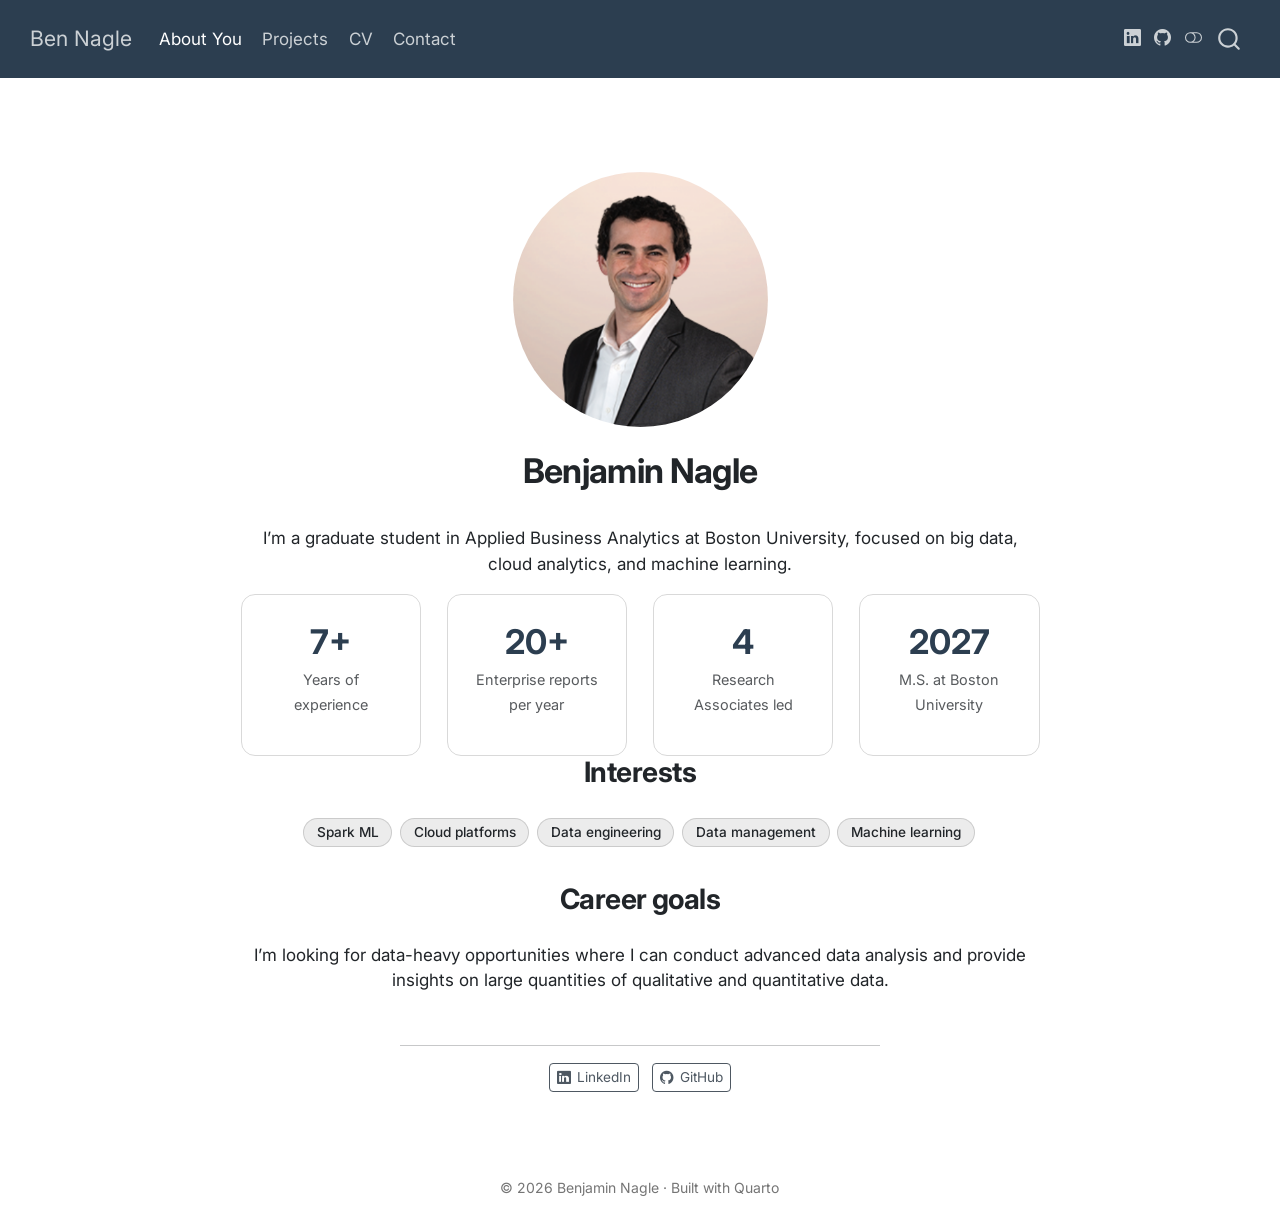
<file: index.html>
<!DOCTYPE html>
<html xmlns="http://www.w3.org/1999/xhtml" lang="en" xml:lang="en"><head>

<meta charset="utf-8">
<meta name="generator" content="quarto-1.10.18">

<meta name="viewport" content="width=device-width, initial-scale=1.0, user-scalable=yes">


<title>Benjamin Nagle – Ben Nagle</title>
<style>
/* Default styles provided by pandoc.
** See https://pandoc.org/MANUAL.html#variables-for-html for config info.
*/
span.smallcaps{font-variant: small-caps;}
div.columns{display: flex; gap: 1.5em;}
div.column{flex: auto;}
@media screen {
div.columns{gap: min(4vw, 1.5em);}
div.column{overflow-x: auto;}
}
div.hanging-indent{margin-left: 1.5em; text-indent: -1.5em;}
ul.task-list{list-style: none;}
ul.task-list li input[type="checkbox"] {
  width: 0.8em;
  margin: 0 0.8em 0.2em -1em; /* quarto-specific, see https://github.com/quarto-dev/quarto-cli/issues/4556 */ 
  vertical-align: middle;
}
</style>


<script src="site_libs/quarto-nav/quarto-nav.js"></script>
<script src="site_libs/quarto-nav/headroom.min.js"></script>
<script src="site_libs/clipboard/clipboard.min.js"></script>
<script src="site_libs/quarto-search/autocomplete.umd.js"></script>
<script src="site_libs/quarto-search/fuse.min.js"></script>
<script src="site_libs/quarto-search/quarto-search.js"></script>
<meta name="quarto:offset" content="./">
<script src="site_libs/quarto-html/quarto.js" type="module"></script>
<script src="site_libs/quarto-html/tabsets/tabsets.js" type="module"></script>
<script src="site_libs/quarto-html/popper.min.js"></script>
<script src="site_libs/quarto-html/tippy.umd.min.js"></script>
<link href="site_libs/quarto-html/tippy.css" rel="stylesheet">
<link href="site_libs/quarto-html/quarto-syntax-highlighting-64a204ab8560d761af7679ceaba22944.css" rel="stylesheet" class="quarto-color-scheme" id="quarto-text-highlighting-styles">
<link href="site_libs/quarto-html/quarto-syntax-highlighting-dark-b85bc7c33db8c58e0ec93c3465666fed.css" rel="stylesheet" class="quarto-color-scheme quarto-color-alternate" id="quarto-text-highlighting-styles">
<link href="site_libs/quarto-html/quarto-syntax-highlighting-64a204ab8560d761af7679ceaba22944.css" rel="stylesheet" class="quarto-color-scheme-extra" id="quarto-text-highlighting-styles">
<script src="site_libs/bootstrap/bootstrap.min.js"></script>
<link href="site_libs/bootstrap/bootstrap-icons.css" rel="stylesheet">
<link href="site_libs/bootstrap/bootstrap-2db47d0c3d5c6a0bf2af235976979899.min.css" rel="stylesheet" append-hash="true" class="quarto-color-scheme" id="quarto-bootstrap" data-mode="light">
<link href="site_libs/bootstrap/bootstrap-dark-11518e90c9fc720d32cfba34983879c0.min.css" rel="stylesheet" append-hash="true" class="quarto-color-scheme quarto-color-alternate" id="quarto-bootstrap" data-mode="dark">
<link href="site_libs/bootstrap/bootstrap-2db47d0c3d5c6a0bf2af235976979899.min.css" rel="stylesheet" append-hash="true" class="quarto-color-scheme-extra" id="quarto-bootstrap" data-mode="light">
<script id="quarto-search-options" type="application/json">{
  "location": "navbar",
  "copy-button": false,
  "collapse-after": 3,
  "panel-placement": "end",
  "type": "overlay",
  "limit": 50,
  "keyboard-shortcut": [
    "f",
    "/",
    "s"
  ],
  "show-item-context": false,
  "language": {
    "search-no-results-text": "No results",
    "search-matching-documents-text": "matching documents",
    "search-copy-link-title": "Copy link to search",
    "search-hide-matches-text": "Hide additional matches",
    "search-more-match-text": "more match in this document",
    "search-more-matches-text": "more matches in this document",
    "search-clear-button-title": "Clear",
    "search-text-placeholder": "",
    "search-detached-cancel-button-title": "Cancel",
    "search-submit-button-title": "Submit",
    "search-label": "Search"
  }
}</script>


<link rel="stylesheet" href="styles.css">
</head>

<body class="nav-fixed fullcontent quarto-light"><script id="quarto-html-before-body" type="application/javascript">
    const toggleBodyColorMode = (bsSheetEl) => {
      const mode = bsSheetEl.getAttribute("data-mode");
      const bodyEl = window.document.querySelector("body");
      if (mode === "dark") {
        bodyEl.classList.add("quarto-dark");
        bodyEl.classList.remove("quarto-light");
      } else {
        bodyEl.classList.add("quarto-light");
        bodyEl.classList.remove("quarto-dark");
      }
    }
    const toggleBodyColorPrimary = () => {
      const bsSheetEl = window.document.querySelector("link#quarto-bootstrap:not([rel=disabled-stylesheet])");
      if (bsSheetEl) {
        toggleBodyColorMode(bsSheetEl);
      }
    }
    const setColorSchemeToggle = (alternate) => {
      const toggles = window.document.querySelectorAll('.quarto-color-scheme-toggle');
      for (let i=0; i < toggles.length; i++) {
        const toggle = toggles[i];
        if (toggle) {
          if (alternate) {
            toggle.classList.add("alternate");
          } else {
            toggle.classList.remove("alternate");
          }
        }
      }
    };
    const toggleColorMode = (alternate) => {
      // Switch the stylesheets
      const primaryStylesheets = window.document.querySelectorAll('link.quarto-color-scheme:not(.quarto-color-alternate)');
      const alternateStylesheets = window.document.querySelectorAll('link.quarto-color-scheme.quarto-color-alternate');
      manageTransitions('#quarto-margin-sidebar .nav-link', false);
      if (alternate) {
        // note: dark is layered on light, we don't disable primary!
        enableStylesheet(alternateStylesheets);
        for (const sheetNode of alternateStylesheets) {
          if (sheetNode.id === "quarto-bootstrap") {
            toggleBodyColorMode(sheetNode);
          }
        }
      } else {
        disableStylesheet(alternateStylesheets);
        enableStylesheet(primaryStylesheets)
        toggleBodyColorPrimary();
      }
      manageTransitions('#quarto-margin-sidebar .nav-link', true);
      // Switch the toggles
      setColorSchemeToggle(alternate)
      // Hack to workaround the fact that safari doesn't
      // properly recolor the scrollbar when toggling (#1455)
      if (navigator.userAgent.indexOf('Safari') > 0 && navigator.userAgent.indexOf('Chrome') == -1) {
        manageTransitions("body", false);
        window.scrollTo(0, 1);
        setTimeout(() => {
          window.scrollTo(0, 0);
          manageTransitions("body", true);
        }, 40);
      }
    }
    const disableStylesheet = (stylesheets) => {
      for (let i=0; i < stylesheets.length; i++) {
        const stylesheet = stylesheets[i];
        stylesheet.rel = 'disabled-stylesheet';
      }
    }
    const enableStylesheet = (stylesheets) => {
      for (let i=0; i < stylesheets.length; i++) {
        const stylesheet = stylesheets[i];
        if(stylesheet.rel !== 'stylesheet') { // for Chrome, which will still FOUC without this check
          stylesheet.rel = 'stylesheet';
        }
      }
    }
    const manageTransitions = (selector, allowTransitions) => {
      const els = window.document.querySelectorAll(selector);
      for (let i=0; i < els.length; i++) {
        const el = els[i];
        if (allowTransitions) {
          el.classList.remove('notransition');
        } else {
          el.classList.add('notransition');
        }
      }
    }
    const isFileUrl = () => {
      return window.location.protocol === 'file:';
    }
    const hasAlternateSentinel = () => {
      let styleSentinel = getColorSchemeSentinel();
      if (styleSentinel !== null) {
        return styleSentinel === "alternate";
      } else {
        return false;
      }
    }
    const setStyleSentinel = (alternate) => {
      const value = alternate ? "alternate" : "default";
      if (!isFileUrl()) {
        window.localStorage.setItem("quarto-color-scheme", value);
      } else {
        localAlternateSentinel = value;
      }
    }
    const getColorSchemeSentinel = () => {
      if (!isFileUrl()) {
        const storageValue = window.localStorage.getItem("quarto-color-scheme");
        return storageValue != null ? storageValue : localAlternateSentinel;
      } else {
        return localAlternateSentinel;
      }
    }
    const toggleGiscusIfUsed = (isAlternate, darkModeDefault) => {
      const baseTheme = document.querySelector('#giscus-base-theme')?.value ?? 'light';
      const alternateTheme = document.querySelector('#giscus-alt-theme')?.value ?? 'dark';
      let newTheme = '';
      if(authorPrefersDark) {
        newTheme = isAlternate ? baseTheme : alternateTheme;
      } else {
        newTheme = isAlternate ? alternateTheme : baseTheme;
      }
      const changeGiscusTheme = () => {
        // From: https://github.com/giscus/giscus/issues/336
        const sendMessage = (message) => {
          const iframe = document.querySelector('iframe.giscus-frame');
          if (!iframe) return;
          iframe.contentWindow.postMessage({ giscus: message }, 'https://giscus.app');
        }
        sendMessage({
          setConfig: {
            theme: newTheme
          }
        });
      }
      const isGiscussLoaded = window.document.querySelector('iframe.giscus-frame') !== null;
      if (isGiscussLoaded) {
        changeGiscusTheme();
      }
    };
    const authorPrefersDark = false;
    const darkModeDefault = authorPrefersDark;
      document.querySelector('link#quarto-text-highlighting-styles.quarto-color-scheme-extra').rel = 'disabled-stylesheet';
      document.querySelector('link#quarto-bootstrap.quarto-color-scheme-extra').rel = 'disabled-stylesheet';
    let localAlternateSentinel = darkModeDefault ? 'alternate' : 'default';
    // Dark / light mode switch
    window.quartoToggleColorScheme = () => {
      // Read the current dark / light value
      let toAlternate = !hasAlternateSentinel();
      toggleColorMode(toAlternate);
      setStyleSentinel(toAlternate);
      toggleGiscusIfUsed(toAlternate, darkModeDefault);
      window.dispatchEvent(new Event('resize'));
    };
    // Switch to dark mode if need be
    if (hasAlternateSentinel()) {
      toggleColorMode(true);
    } else {
      toggleColorMode(false);
    }
  </script>

<div id="quarto-search-results"></div>
  <header id="quarto-header" class="headroom fixed-top">
    <nav class="navbar navbar-expand-lg " data-bs-theme="dark">
      <div class="navbar-container container-fluid">
      <div class="navbar-brand-container mx-auto">
    <a class="navbar-brand" href="./index.html">
    <span class="navbar-title">Ben Nagle</span>
    </a>
  </div>
            <div id="quarto-search" class="" title="Search"></div>
          <button class="navbar-toggler" type="button" data-bs-toggle="collapse" data-bs-target="#navbarCollapse" aria-controls="navbarCollapse" role="menu" aria-expanded="false" aria-label="Toggle navigation" onclick="if (window.quartoToggleHeadroom) { window.quartoToggleHeadroom(); }">
  <span class="navbar-toggler-icon"></span>
</button>
          <div class="collapse navbar-collapse" id="navbarCollapse">
            <ul class="navbar-nav navbar-nav-scroll me-auto">
  <li class="nav-item">
    <a class="nav-link active" href="./index.html" aria-current="page"> 
<span class="menu-text">About You</span></a>
  </li>  
  <li class="nav-item">
    <a class="nav-link" href="./projects.html"> 
<span class="menu-text">Projects</span></a>
  </li>  
  <li class="nav-item">
    <a class="nav-link" href="./cv.html"> 
<span class="menu-text">CV</span></a>
  </li>  
  <li class="nav-item">
    <a class="nav-link" href="./contact.html"> 
<span class="menu-text">Contact</span></a>
  </li>  
</ul>
          </div> <!-- /navcollapse -->
            <div class="quarto-navbar-tools tools-wide">
    <a href="https://www.linkedin.com/in/benjamin-nagle-ab6b71152/" title="" class="quarto-navigation-tool px-1" aria-label=""><i class="bi bi-linkedin"></i></a>
    <a href="https://github.com/bnagl01" title="" class="quarto-navigation-tool px-1" aria-label=""><i class="bi bi-github"></i></a>
  <a href="" class="quarto-color-scheme-toggle quarto-navigation-tool  px-1" onclick="window.quartoToggleColorScheme(); return false;" title="Toggle dark mode"><i class="bi"></i></a>
</div>
      </div> <!-- /container-fluid -->
    </nav>
</header>
<!-- content -->
<div id="quarto-content" class="quarto-container page-columns page-rows-contents page-layout-article page-navbar">
<!-- sidebar -->
<!-- margin-sidebar -->
    
<!-- main -->
<div class="quarto-about-jolla">
  <img src="profile.png" class="about-image
  round " style="height: 15em; width: 15em;">
 <header id="title-block-header" class="quarto-title-block default">
<div class="quarto-title">
<h1 class="title">Benjamin Nagle</h1>
</div>
<div class="quarto-title-meta">
  </div>
</header><main class="content" id="quarto-document-content">

<p>I’m a graduate student in Applied Business Analytics at Boston University, focused on big data, cloud analytics, and machine learning.</p>
<div class="grid">
<div class="g-col-6 g-col-md-3">
<div class="stat">
<p><span class="num">7+</span> <span class="label">Years of experience</span></p>
</div>
</div>
<div class="g-col-6 g-col-md-3">
<div class="stat">
<p><span class="num">20+</span> <span class="label">Enterprise reports per year</span></p>
</div>
</div>
<div class="g-col-6 g-col-md-3">
<div class="stat">
<p><span class="num">4</span> <span class="label">Research Associates led</span></p>
</div>
</div>
<div class="g-col-6 g-col-md-3">
<div class="stat">
<p><span class="num">2027</span> <span class="label">M.S. at Boston University</span></p>
</div>
</div>
</div>
<section id="interests" class="level2">
<h2 data-anchor-id="interests">Interests</h2>
<p><span class="skill">Spark ML</span> <span class="skill">Cloud platforms</span> <span class="skill">Data engineering</span> <span class="skill">Data management</span> <span class="skill">Machine learning</span></p>
</section>
<section id="career-goals" class="level2">
<h2 data-anchor-id="career-goals">Career goals</h2>
<p>I’m looking for data-heavy opportunities where I can conduct advanced data analysis and provide insights on large quantities of qualitative and quantitative data.</p>


</section>
<a onclick="window.scrollTo(0, 0); return false;" role="button" id="quarto-back-to-top"><i class="bi bi-arrow-up"></i> Back to top</a></main> 
  <hr class="about-sep">
   <div class="about-links">
  <a href="https://www.linkedin.com/in/benjamin-nagle-ab6b71152/" class="about-link" rel="" target="">
    <i class="bi bi-linkedin"></i>
     <span class="about-link-text">LinkedIn</span>
  </a>
  <a href="https://github.com/bnagl01" class="about-link" rel="" target="">
    <i class="bi bi-github"></i>
     <span class="about-link-text">GitHub</span>
  </a>
</div>
</div>
 <!-- /main -->
<script id="quarto-html-after-body" type="application/javascript">
  window.document.addEventListener("DOMContentLoaded", function (event) {
    // Ensure there is a toggle, if there isn't float one in the top right
    if (window.document.querySelector('.quarto-color-scheme-toggle') === null) {
      const a = window.document.createElement('a');
      a.classList.add('top-right');
      a.classList.add('quarto-color-scheme-toggle');
      a.href = "";
      a.onclick = function() { try { window.quartoToggleColorScheme(); } catch {} return false; };
      const i = window.document.createElement("i");
      i.classList.add('bi');
      a.appendChild(i);
      window.document.body.appendChild(a);
    }
    setColorSchemeToggle(hasAlternateSentinel())
    const isCodeAnnotation = (el) => {
      for (const clz of el.classList) {
        if (clz.startsWith('code-annotation-')) {                     
          return true;
        }
      }
      return false;
    }
    const onCopySuccess = function(e) {
      // button target
      const button = e.trigger;
      // don't keep focus
      button.blur();
      // flash "checked"
      button.classList.add('code-copy-button-checked');
      var currentTitle = button.getAttribute("title");
      button.setAttribute("title", "Copied!");
      let tooltip;
      if (window.bootstrap) {
        button.setAttribute("data-bs-toggle", "tooltip");
        button.setAttribute("data-bs-placement", "left");
        button.setAttribute("data-bs-title", "Copied!");
        tooltip = new bootstrap.Tooltip(button, 
          { trigger: "manual", 
            customClass: "code-copy-button-tooltip",
            offset: [0, -8]});
        tooltip.show();    
      }
      setTimeout(function() {
        if (tooltip) {
          tooltip.hide();
          button.removeAttribute("data-bs-title");
          button.removeAttribute("data-bs-toggle");
          button.removeAttribute("data-bs-placement");
        }
        button.setAttribute("title", currentTitle);
        button.classList.remove('code-copy-button-checked');
      }, 1000);
      // clear code selection
      e.clearSelection();
    }
    const getTextToCopy = function(trigger) {
      const outerScaffold = trigger.parentElement.cloneNode(true);
      const codeEl = outerScaffold.querySelector('code');
      for (const childEl of codeEl.children) {
        if (isCodeAnnotation(childEl)) {
          childEl.remove();
        }
      }
      return codeEl.innerText;
    }
    const clipboard = new window.ClipboardJS('.code-copy-button:not([data-in-quarto-modal])', {
      text: getTextToCopy
    });
    clipboard.on('success', onCopySuccess);
    if (window.document.getElementById('quarto-embedded-source-code-modal')) {
      const clipboardModal = new window.ClipboardJS('.code-copy-button[data-in-quarto-modal]', {
        text: getTextToCopy,
        container: window.document.getElementById('quarto-embedded-source-code-modal')
      });
      clipboardModal.on('success', onCopySuccess);
    }
      var localhostRegex = new RegExp(/^(?:http|https):\/\/localhost\:?[0-9]*\//);
      var mailtoRegex = new RegExp(/^mailto:/);
        var filterRegex = new RegExp('/' + window.location.host + '/');
      var isInternal = (href) => {
          return filterRegex.test(href) || localhostRegex.test(href) || mailtoRegex.test(href);
      }
      // Inspect non-navigation links and adorn them if external
     var links = window.document.querySelectorAll('a[href]:not(.nav-link):not(.navbar-brand):not(.toc-action):not(.sidebar-link):not(.sidebar-item-toggle):not(.pagination-link):not(.no-external):not([aria-hidden]):not(.dropdown-item):not(.quarto-navigation-tool):not(.about-link)');
      for (var i=0; i<links.length; i++) {
        const link = links[i];
        if (!isInternal(link.href)) {
          // undo the damage that might have been done by quarto-nav.js in the case of
          // links that we want to consider external
          if (link.dataset.originalHref !== undefined) {
            link.href = link.dataset.originalHref;
          }
        }
      }
    function tippyHover(el, contentFn, onTriggerFn, onUntriggerFn) {
      const config = {
        allowHTML: true,
        maxWidth: 500,
        delay: 100,
        arrow: false,
        appendTo: function(el) {
            return el.parentElement;
        },
        interactive: true,
        interactiveBorder: 10,
        theme: 'quarto',
        placement: 'bottom-start',
      };
      if (contentFn) {
        config.content = contentFn;
      }
      if (onTriggerFn) {
        config.onTrigger = onTriggerFn;
      }
      if (onUntriggerFn) {
        config.onUntrigger = onUntriggerFn;
      }
      window.tippy(el, config); 
    }
    const noterefs = window.document.querySelectorAll('a[role="doc-noteref"]');
    for (var i=0; i<noterefs.length; i++) {
      const ref = noterefs[i];
      tippyHover(ref, function() {
        // use id or data attribute instead here
        let href = ref.getAttribute('data-footnote-href') || ref.getAttribute('href');
        try { href = new URL(href).hash; } catch {}
        const id = href.replace(/^#\/?/, "");
        const note = window.document.getElementById(id);
        if (note) {
          return note.innerHTML;
        } else {
          return "";
        }
      });
    }
    const xrefs = window.document.querySelectorAll('a.quarto-xref');
    const processXRef = (id, note) => {
      // Strip column container classes
      const stripColumnClz = (el) => {
        el.classList.remove("page-full", "page-columns");
        if (el.children) {
          for (const child of el.children) {
            stripColumnClz(child);
          }
        }
      }
      stripColumnClz(note)
      if (id === null || id.startsWith('sec-')) {
        // Special case sections, only their first couple elements
        const container = document.createElement("div");
        if (note.children && note.children.length > 2) {
          container.appendChild(note.children[0].cloneNode(true));
          for (let i = 1; i < note.children.length; i++) {
            const child = note.children[i];
            if (child.tagName === "P" && child.innerText === "") {
              continue;
            } else {
              container.appendChild(child.cloneNode(true));
              break;
            }
          }
          if (window.Quarto?.typesetMath) {
            window.Quarto.typesetMath(container);
          }
          return container.innerHTML
        } else {
          if (window.Quarto?.typesetMath) {
            window.Quarto.typesetMath(note);
          }
          return note.innerHTML;
        }
      } else {
        // Remove any anchor links if they are present
        const anchorLink = note.querySelector('a.anchorjs-link');
        if (anchorLink) {
          anchorLink.remove();
        }
        if (window.Quarto?.typesetMath) {
          window.Quarto.typesetMath(note);
        }
        if (note.classList.contains("callout")) {
          return note.outerHTML;
        } else {
          return note.innerHTML;
        }
      }
    }
    for (var i=0; i<xrefs.length; i++) {
      const xref = xrefs[i];
      tippyHover(xref, undefined, function(instance) {
        instance.disable();
        let url = xref.getAttribute('href');
        let hash = undefined; 
        if (url.startsWith('#')) {
          hash = url;
        } else {
          try { hash = new URL(url).hash; } catch {}
        }
        if (hash) {
          const id = hash.replace(/^#\/?/, "");
          const note = window.document.getElementById(id);
          if (note !== null) {
            try {
              const html = processXRef(id, note.cloneNode(true));
              instance.setContent(html);
            } finally {
              instance.enable();
              instance.show();
            }
          } else {
            // See if we can fetch this
            fetch(url.split('#')[0])
            .then(res => res.text())
            .then(html => {
              const parser = new DOMParser();
              const htmlDoc = parser.parseFromString(html, "text/html");
              const note = htmlDoc.getElementById(id);
              if (note !== null) {
                const html = processXRef(id, note);
                instance.setContent(html);
              } 
            }).finally(() => {
              instance.enable();
              instance.show();
            });
          }
        } else {
          // See if we can fetch a full url (with no hash to target)
          // This is a special case and we should probably do some content thinning / targeting
          fetch(url)
          .then(res => res.text())
          .then(html => {
            const parser = new DOMParser();
            const htmlDoc = parser.parseFromString(html, "text/html");
            const note = htmlDoc.querySelector('main.content');
            if (note !== null) {
              // This should only happen for chapter cross references
              // (since there is no id in the URL)
              // remove the first header
              if (note.children.length > 0 && note.children[0].tagName === "HEADER") {
                note.children[0].remove();
              }
              const html = processXRef(null, note);
              instance.setContent(html);
            } 
          }).finally(() => {
            instance.enable();
            instance.show();
          });
        }
      }, function(instance) {
      });
    }
        let selectedAnnoteEl;
        const selectorForAnnotation = ( cell, annotation) => {
          let cellAttr = 'data-code-cell="' + cell + '"';
          let lineAttr = 'data-code-annotation="' +  annotation + '"';
          const selector = 'span[' + cellAttr + '][' + lineAttr + ']';
          return selector;
        }
        const selectCodeLines = (annoteEl) => {
          const doc = window.document;
          const targetCell = annoteEl.getAttribute("data-target-cell");
          const targetAnnotation = annoteEl.getAttribute("data-target-annotation");
          const annoteSpan = window.document.querySelector(selectorForAnnotation(targetCell, targetAnnotation));
          const lines = annoteSpan.getAttribute("data-code-lines").split(",");
          const lineIds = lines.map((line) => {
            return targetCell + "-" + line;
          })
          let top = null;
          let height = null;
          let parent = null;
          if (lineIds.length > 0) {
              //compute the position of the single el (top and bottom and make a div)
              const el = window.document.getElementById(lineIds[0]);
              top = el.offsetTop;
              height = el.offsetHeight;
              parent = el.parentElement.parentElement;
            if (lineIds.length > 1) {
              const lastEl = window.document.getElementById(lineIds[lineIds.length - 1]);
              const bottom = lastEl.offsetTop + lastEl.offsetHeight;
              height = bottom - top;
            }
            if (top !== null && height !== null && parent !== null) {
              // cook up a div (if necessary) and position it 
              let div = window.document.getElementById("code-annotation-line-highlight");
              if (div === null) {
                div = window.document.createElement("div");
                div.setAttribute("id", "code-annotation-line-highlight");
                div.style.position = 'absolute';
                parent.appendChild(div);
              }
              div.style.top = top - 2 + "px";
              div.style.height = height + 4 + "px";
              div.style.left = 0;
              let gutterDiv = window.document.getElementById("code-annotation-line-highlight-gutter");
              if (gutterDiv === null) {
                gutterDiv = window.document.createElement("div");
                gutterDiv.setAttribute("id", "code-annotation-line-highlight-gutter");
                gutterDiv.style.position = 'absolute';
                const codeCell = window.document.getElementById(targetCell);
                const gutter = codeCell.querySelector('.code-annotation-gutter');
                gutter.appendChild(gutterDiv);
              }
              gutterDiv.style.top = top - 2 + "px";
              gutterDiv.style.height = height + 4 + "px";
            }
            selectedAnnoteEl = annoteEl;
          }
        };
        const unselectCodeLines = () => {
          const elementsIds = ["code-annotation-line-highlight", "code-annotation-line-highlight-gutter"];
          elementsIds.forEach((elId) => {
            const div = window.document.getElementById(elId);
            if (div) {
              div.remove();
            }
          });
          selectedAnnoteEl = undefined;
        };
          // Handle positioning of the toggle
      window.addEventListener(
        "resize",
        throttle(() => {
          elRect = undefined;
          if (selectedAnnoteEl) {
            selectCodeLines(selectedAnnoteEl);
          }
        }, 10)
      );
      function throttle(fn, ms) {
      let throttle = false;
      let timer;
        return (...args) => {
          if(!throttle) { // first call gets through
              fn.apply(this, args);
              throttle = true;
          } else { // all the others get throttled
              if(timer) clearTimeout(timer); // cancel #2
              timer = setTimeout(() => {
                fn.apply(this, args);
                timer = throttle = false;
              }, ms);
          }
        };
      }
        // Attach click handler to the DT
        const annoteDls = window.document.querySelectorAll('dt[data-target-cell]');
        for (const annoteDlNode of annoteDls) {
          annoteDlNode.addEventListener('click', (event) => {
            const clickedEl = event.target;
            if (clickedEl !== selectedAnnoteEl) {
              unselectCodeLines();
              const activeEl = window.document.querySelector('dt[data-target-cell].code-annotation-active');
              if (activeEl) {
                activeEl.classList.remove('code-annotation-active');
              }
              selectCodeLines(clickedEl);
              clickedEl.classList.add('code-annotation-active');
            } else {
              // Unselect the line
              unselectCodeLines();
              clickedEl.classList.remove('code-annotation-active');
            }
          });
        }
    const findCites = (el) => {
      const parentEl = el.parentElement;
      if (parentEl) {
        const cites = parentEl.dataset.cites;
        if (cites) {
          return {
            el,
            cites: cites.split(' ')
          };
        } else {
          return findCites(el.parentElement)
        }
      } else {
        return undefined;
      }
    };
    var bibliorefs = window.document.querySelectorAll('a[role="doc-biblioref"]');
    for (var i=0; i<bibliorefs.length; i++) {
      const ref = bibliorefs[i];
      const citeInfo = findCites(ref);
      if (citeInfo) {
        tippyHover(citeInfo.el, function() {
          var popup = window.document.createElement('div');
          citeInfo.cites.forEach(function(cite) {
            var citeDiv = window.document.createElement('div');
            citeDiv.classList.add('hanging-indent');
            citeDiv.classList.add('csl-entry');
            var biblioDiv = window.document.getElementById('ref-' + cite);
            if (biblioDiv) {
              citeDiv.innerHTML = biblioDiv.innerHTML;
            }
            popup.appendChild(citeDiv);
          });
          return popup.innerHTML;
        });
      }
    }
  });
  </script>
</div> <!-- /content -->
<footer class="footer">
  <div class="nav-footer">
    <div class="nav-footer-left">
      &nbsp;
    </div>   
    <div class="nav-footer-center">
<p>© 2026 Benjamin Nagle · Built with Quarto</p>
</div>
    <div class="nav-footer-right">
      &nbsp;
    </div>
  </div>
</footer>




</body></html>
</file>
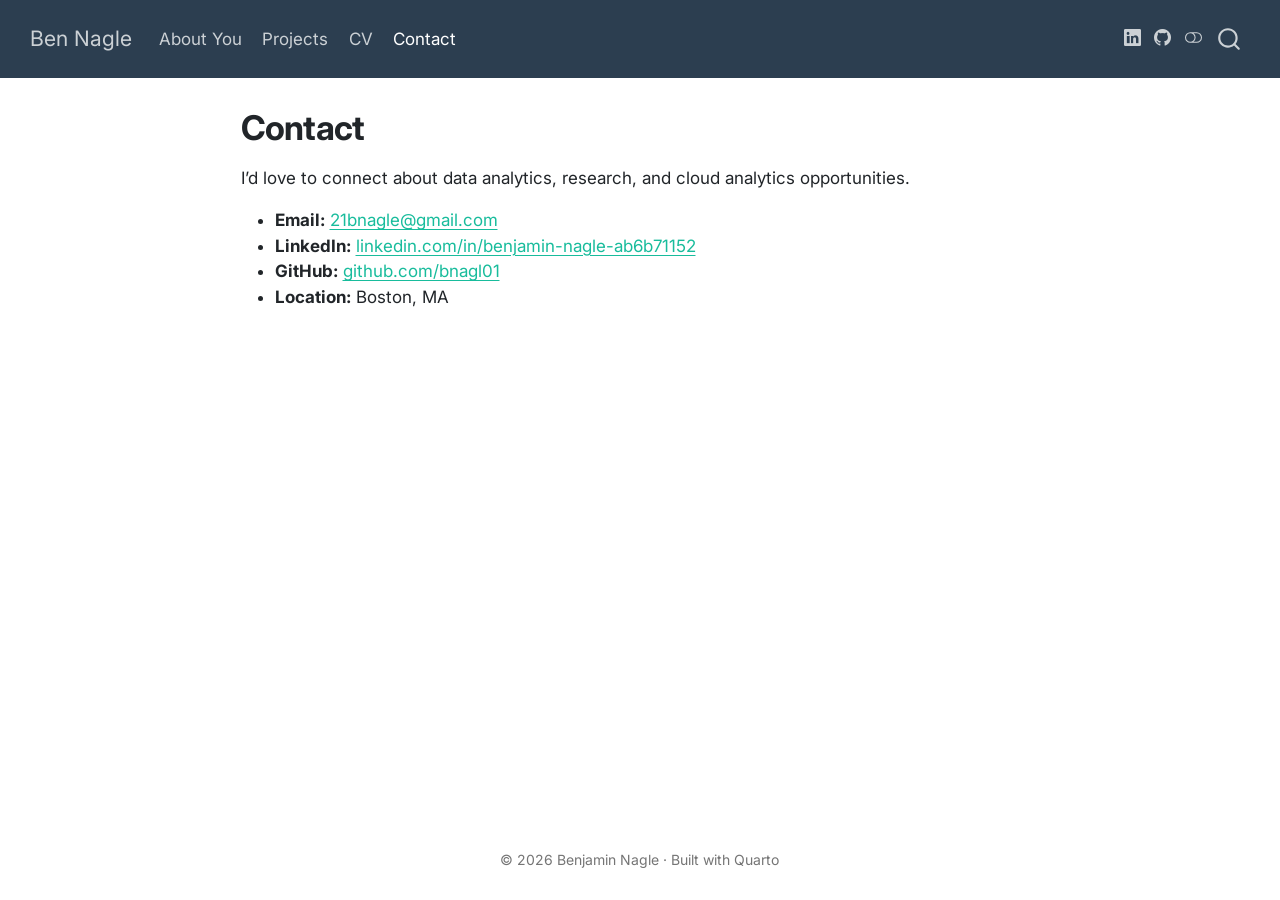
<file: contact.html>
<!DOCTYPE html>
<html xmlns="http://www.w3.org/1999/xhtml" lang="en" xml:lang="en"><head>

<meta charset="utf-8">
<meta name="generator" content="quarto-1.10.18">

<meta name="viewport" content="width=device-width, initial-scale=1.0, user-scalable=yes">


<title>Contact – Ben Nagle</title>
<style>
/* Default styles provided by pandoc.
** See https://pandoc.org/MANUAL.html#variables-for-html for config info.
*/
span.smallcaps{font-variant: small-caps;}
div.columns{display: flex; gap: 1.5em;}
div.column{flex: auto;}
@media screen {
div.columns{gap: min(4vw, 1.5em);}
div.column{overflow-x: auto;}
}
div.hanging-indent{margin-left: 1.5em; text-indent: -1.5em;}
ul.task-list{list-style: none;}
ul.task-list li input[type="checkbox"] {
  width: 0.8em;
  margin: 0 0.8em 0.2em -1em; /* quarto-specific, see https://github.com/quarto-dev/quarto-cli/issues/4556 */ 
  vertical-align: middle;
}
</style>


<script src="site_libs/quarto-nav/quarto-nav.js"></script>
<script src="site_libs/quarto-nav/headroom.min.js"></script>
<script src="site_libs/clipboard/clipboard.min.js"></script>
<script src="site_libs/quarto-search/autocomplete.umd.js"></script>
<script src="site_libs/quarto-search/fuse.min.js"></script>
<script src="site_libs/quarto-search/quarto-search.js"></script>
<meta name="quarto:offset" content="./">
<script src="site_libs/quarto-html/quarto.js" type="module"></script>
<script src="site_libs/quarto-html/tabsets/tabsets.js" type="module"></script>
<script src="site_libs/quarto-html/popper.min.js"></script>
<script src="site_libs/quarto-html/tippy.umd.min.js"></script>
<script src="site_libs/quarto-html/anchor.min.js"></script>
<link href="site_libs/quarto-html/tippy.css" rel="stylesheet">
<link href="site_libs/quarto-html/quarto-syntax-highlighting-64a204ab8560d761af7679ceaba22944.css" rel="stylesheet" class="quarto-color-scheme" id="quarto-text-highlighting-styles">
<link href="site_libs/quarto-html/quarto-syntax-highlighting-dark-b85bc7c33db8c58e0ec93c3465666fed.css" rel="stylesheet" class="quarto-color-scheme quarto-color-alternate" id="quarto-text-highlighting-styles">
<link href="site_libs/quarto-html/quarto-syntax-highlighting-64a204ab8560d761af7679ceaba22944.css" rel="stylesheet" class="quarto-color-scheme-extra" id="quarto-text-highlighting-styles">
<script src="site_libs/bootstrap/bootstrap.min.js"></script>
<link href="site_libs/bootstrap/bootstrap-icons.css" rel="stylesheet">
<link href="site_libs/bootstrap/bootstrap-2db47d0c3d5c6a0bf2af235976979899.min.css" rel="stylesheet" append-hash="true" class="quarto-color-scheme" id="quarto-bootstrap" data-mode="light">
<link href="site_libs/bootstrap/bootstrap-dark-11518e90c9fc720d32cfba34983879c0.min.css" rel="stylesheet" append-hash="true" class="quarto-color-scheme quarto-color-alternate" id="quarto-bootstrap" data-mode="dark">
<link href="site_libs/bootstrap/bootstrap-2db47d0c3d5c6a0bf2af235976979899.min.css" rel="stylesheet" append-hash="true" class="quarto-color-scheme-extra" id="quarto-bootstrap" data-mode="light">
<script id="quarto-search-options" type="application/json">{
  "location": "navbar",
  "copy-button": false,
  "collapse-after": 3,
  "panel-placement": "end",
  "type": "overlay",
  "limit": 50,
  "keyboard-shortcut": [
    "f",
    "/",
    "s"
  ],
  "show-item-context": false,
  "language": {
    "search-no-results-text": "No results",
    "search-matching-documents-text": "matching documents",
    "search-copy-link-title": "Copy link to search",
    "search-hide-matches-text": "Hide additional matches",
    "search-more-match-text": "more match in this document",
    "search-more-matches-text": "more matches in this document",
    "search-clear-button-title": "Clear",
    "search-text-placeholder": "",
    "search-detached-cancel-button-title": "Cancel",
    "search-submit-button-title": "Submit",
    "search-label": "Search"
  }
}</script>


<link rel="stylesheet" href="styles.css">
</head>

<body class="nav-fixed fullcontent quarto-light"><script id="quarto-html-before-body" type="application/javascript">
    const toggleBodyColorMode = (bsSheetEl) => {
      const mode = bsSheetEl.getAttribute("data-mode");
      const bodyEl = window.document.querySelector("body");
      if (mode === "dark") {
        bodyEl.classList.add("quarto-dark");
        bodyEl.classList.remove("quarto-light");
      } else {
        bodyEl.classList.add("quarto-light");
        bodyEl.classList.remove("quarto-dark");
      }
    }
    const toggleBodyColorPrimary = () => {
      const bsSheetEl = window.document.querySelector("link#quarto-bootstrap:not([rel=disabled-stylesheet])");
      if (bsSheetEl) {
        toggleBodyColorMode(bsSheetEl);
      }
    }
    const setColorSchemeToggle = (alternate) => {
      const toggles = window.document.querySelectorAll('.quarto-color-scheme-toggle');
      for (let i=0; i < toggles.length; i++) {
        const toggle = toggles[i];
        if (toggle) {
          if (alternate) {
            toggle.classList.add("alternate");
          } else {
            toggle.classList.remove("alternate");
          }
        }
      }
    };
    const toggleColorMode = (alternate) => {
      // Switch the stylesheets
      const primaryStylesheets = window.document.querySelectorAll('link.quarto-color-scheme:not(.quarto-color-alternate)');
      const alternateStylesheets = window.document.querySelectorAll('link.quarto-color-scheme.quarto-color-alternate');
      manageTransitions('#quarto-margin-sidebar .nav-link', false);
      if (alternate) {
        // note: dark is layered on light, we don't disable primary!
        enableStylesheet(alternateStylesheets);
        for (const sheetNode of alternateStylesheets) {
          if (sheetNode.id === "quarto-bootstrap") {
            toggleBodyColorMode(sheetNode);
          }
        }
      } else {
        disableStylesheet(alternateStylesheets);
        enableStylesheet(primaryStylesheets)
        toggleBodyColorPrimary();
      }
      manageTransitions('#quarto-margin-sidebar .nav-link', true);
      // Switch the toggles
      setColorSchemeToggle(alternate)
      // Hack to workaround the fact that safari doesn't
      // properly recolor the scrollbar when toggling (#1455)
      if (navigator.userAgent.indexOf('Safari') > 0 && navigator.userAgent.indexOf('Chrome') == -1) {
        manageTransitions("body", false);
        window.scrollTo(0, 1);
        setTimeout(() => {
          window.scrollTo(0, 0);
          manageTransitions("body", true);
        }, 40);
      }
    }
    const disableStylesheet = (stylesheets) => {
      for (let i=0; i < stylesheets.length; i++) {
        const stylesheet = stylesheets[i];
        stylesheet.rel = 'disabled-stylesheet';
      }
    }
    const enableStylesheet = (stylesheets) => {
      for (let i=0; i < stylesheets.length; i++) {
        const stylesheet = stylesheets[i];
        if(stylesheet.rel !== 'stylesheet') { // for Chrome, which will still FOUC without this check
          stylesheet.rel = 'stylesheet';
        }
      }
    }
    const manageTransitions = (selector, allowTransitions) => {
      const els = window.document.querySelectorAll(selector);
      for (let i=0; i < els.length; i++) {
        const el = els[i];
        if (allowTransitions) {
          el.classList.remove('notransition');
        } else {
          el.classList.add('notransition');
        }
      }
    }
    const isFileUrl = () => {
      return window.location.protocol === 'file:';
    }
    const hasAlternateSentinel = () => {
      let styleSentinel = getColorSchemeSentinel();
      if (styleSentinel !== null) {
        return styleSentinel === "alternate";
      } else {
        return false;
      }
    }
    const setStyleSentinel = (alternate) => {
      const value = alternate ? "alternate" : "default";
      if (!isFileUrl()) {
        window.localStorage.setItem("quarto-color-scheme", value);
      } else {
        localAlternateSentinel = value;
      }
    }
    const getColorSchemeSentinel = () => {
      if (!isFileUrl()) {
        const storageValue = window.localStorage.getItem("quarto-color-scheme");
        return storageValue != null ? storageValue : localAlternateSentinel;
      } else {
        return localAlternateSentinel;
      }
    }
    const toggleGiscusIfUsed = (isAlternate, darkModeDefault) => {
      const baseTheme = document.querySelector('#giscus-base-theme')?.value ?? 'light';
      const alternateTheme = document.querySelector('#giscus-alt-theme')?.value ?? 'dark';
      let newTheme = '';
      if(authorPrefersDark) {
        newTheme = isAlternate ? baseTheme : alternateTheme;
      } else {
        newTheme = isAlternate ? alternateTheme : baseTheme;
      }
      const changeGiscusTheme = () => {
        // From: https://github.com/giscus/giscus/issues/336
        const sendMessage = (message) => {
          const iframe = document.querySelector('iframe.giscus-frame');
          if (!iframe) return;
          iframe.contentWindow.postMessage({ giscus: message }, 'https://giscus.app');
        }
        sendMessage({
          setConfig: {
            theme: newTheme
          }
        });
      }
      const isGiscussLoaded = window.document.querySelector('iframe.giscus-frame') !== null;
      if (isGiscussLoaded) {
        changeGiscusTheme();
      }
    };
    const authorPrefersDark = false;
    const darkModeDefault = authorPrefersDark;
      document.querySelector('link#quarto-text-highlighting-styles.quarto-color-scheme-extra').rel = 'disabled-stylesheet';
      document.querySelector('link#quarto-bootstrap.quarto-color-scheme-extra').rel = 'disabled-stylesheet';
    let localAlternateSentinel = darkModeDefault ? 'alternate' : 'default';
    // Dark / light mode switch
    window.quartoToggleColorScheme = () => {
      // Read the current dark / light value
      let toAlternate = !hasAlternateSentinel();
      toggleColorMode(toAlternate);
      setStyleSentinel(toAlternate);
      toggleGiscusIfUsed(toAlternate, darkModeDefault);
      window.dispatchEvent(new Event('resize'));
    };
    // Switch to dark mode if need be
    if (hasAlternateSentinel()) {
      toggleColorMode(true);
    } else {
      toggleColorMode(false);
    }
  </script>

<div id="quarto-search-results"></div>
  <header id="quarto-header" class="headroom fixed-top">
    <nav class="navbar navbar-expand-lg " data-bs-theme="dark">
      <div class="navbar-container container-fluid">
      <div class="navbar-brand-container mx-auto">
    <a class="navbar-brand" href="./index.html">
    <span class="navbar-title">Ben Nagle</span>
    </a>
  </div>
            <div id="quarto-search" class="" title="Search"></div>
          <button class="navbar-toggler" type="button" data-bs-toggle="collapse" data-bs-target="#navbarCollapse" aria-controls="navbarCollapse" role="menu" aria-expanded="false" aria-label="Toggle navigation" onclick="if (window.quartoToggleHeadroom) { window.quartoToggleHeadroom(); }">
  <span class="navbar-toggler-icon"></span>
</button>
          <div class="collapse navbar-collapse" id="navbarCollapse">
            <ul class="navbar-nav navbar-nav-scroll me-auto">
  <li class="nav-item">
    <a class="nav-link" href="./index.html"> 
<span class="menu-text">About You</span></a>
  </li>  
  <li class="nav-item">
    <a class="nav-link" href="./projects.html"> 
<span class="menu-text">Projects</span></a>
  </li>  
  <li class="nav-item">
    <a class="nav-link" href="./cv.html"> 
<span class="menu-text">CV</span></a>
  </li>  
  <li class="nav-item">
    <a class="nav-link active" href="./contact.html" aria-current="page"> 
<span class="menu-text">Contact</span></a>
  </li>  
</ul>
          </div> <!-- /navcollapse -->
            <div class="quarto-navbar-tools tools-wide">
    <a href="https://www.linkedin.com/in/benjamin-nagle-ab6b71152/" title="" class="quarto-navigation-tool px-1" aria-label=""><i class="bi bi-linkedin"></i></a>
    <a href="https://github.com/bnagl01" title="" class="quarto-navigation-tool px-1" aria-label=""><i class="bi bi-github"></i></a>
  <a href="" class="quarto-color-scheme-toggle quarto-navigation-tool  px-1" onclick="window.quartoToggleColorScheme(); return false;" title="Toggle dark mode"><i class="bi"></i></a>
</div>
      </div> <!-- /container-fluid -->
    </nav>
</header>
<!-- content -->
<div id="quarto-content" class="quarto-container page-columns page-rows-contents page-layout-article page-navbar">
<!-- sidebar -->
<!-- margin-sidebar -->
    
<!-- main -->
<main class="content" id="quarto-document-content">


<header id="title-block-header" class="quarto-title-block default">
<div class="quarto-title">
<h1 class="title">Contact</h1>
</div>



<div class="quarto-title-meta">

    
  
    
  </div>
  


</header>


<p>I’d love to connect about data analytics, research, and cloud analytics opportunities.</p>
<ul>
<li><strong>Email:</strong> <a href="mailto:21bnagle@gmail.com">21bnagle@gmail.com</a></li>
<li><strong>LinkedIn:</strong> <a href="https://www.linkedin.com/in/benjamin-nagle-ab6b71152/">linkedin.com/in/benjamin-nagle-ab6b71152</a></li>
<li><strong>GitHub:</strong> <a href="https://github.com/bnagl01">github.com/bnagl01</a></li>
<li><strong>Location:</strong> Boston, MA</li>
</ul>



<a onclick="window.scrollTo(0, 0); return false;" role="button" id="quarto-back-to-top"><i class="bi bi-arrow-up"></i> Back to top</a></main> <!-- /main -->
<script id="quarto-html-after-body" type="application/javascript">
  window.document.addEventListener("DOMContentLoaded", function (event) {
    // Ensure there is a toggle, if there isn't float one in the top right
    if (window.document.querySelector('.quarto-color-scheme-toggle') === null) {
      const a = window.document.createElement('a');
      a.classList.add('top-right');
      a.classList.add('quarto-color-scheme-toggle');
      a.href = "";
      a.onclick = function() { try { window.quartoToggleColorScheme(); } catch {} return false; };
      const i = window.document.createElement("i");
      i.classList.add('bi');
      a.appendChild(i);
      window.document.body.appendChild(a);
    }
    setColorSchemeToggle(hasAlternateSentinel())
    const icon = "";
    const anchorJS = new window.AnchorJS();
    anchorJS.options = {
      placement: 'right',
      icon: icon
    };
    anchorJS.add('.anchored');
    const isCodeAnnotation = (el) => {
      for (const clz of el.classList) {
        if (clz.startsWith('code-annotation-')) {                     
          return true;
        }
      }
      return false;
    }
    const onCopySuccess = function(e) {
      // button target
      const button = e.trigger;
      // don't keep focus
      button.blur();
      // flash "checked"
      button.classList.add('code-copy-button-checked');
      var currentTitle = button.getAttribute("title");
      button.setAttribute("title", "Copied!");
      let tooltip;
      if (window.bootstrap) {
        button.setAttribute("data-bs-toggle", "tooltip");
        button.setAttribute("data-bs-placement", "left");
        button.setAttribute("data-bs-title", "Copied!");
        tooltip = new bootstrap.Tooltip(button, 
          { trigger: "manual", 
            customClass: "code-copy-button-tooltip",
            offset: [0, -8]});
        tooltip.show();    
      }
      setTimeout(function() {
        if (tooltip) {
          tooltip.hide();
          button.removeAttribute("data-bs-title");
          button.removeAttribute("data-bs-toggle");
          button.removeAttribute("data-bs-placement");
        }
        button.setAttribute("title", currentTitle);
        button.classList.remove('code-copy-button-checked');
      }, 1000);
      // clear code selection
      e.clearSelection();
    }
    const getTextToCopy = function(trigger) {
      const outerScaffold = trigger.parentElement.cloneNode(true);
      const codeEl = outerScaffold.querySelector('code');
      for (const childEl of codeEl.children) {
        if (isCodeAnnotation(childEl)) {
          childEl.remove();
        }
      }
      return codeEl.innerText;
    }
    const clipboard = new window.ClipboardJS('.code-copy-button:not([data-in-quarto-modal])', {
      text: getTextToCopy
    });
    clipboard.on('success', onCopySuccess);
    if (window.document.getElementById('quarto-embedded-source-code-modal')) {
      const clipboardModal = new window.ClipboardJS('.code-copy-button[data-in-quarto-modal]', {
        text: getTextToCopy,
        container: window.document.getElementById('quarto-embedded-source-code-modal')
      });
      clipboardModal.on('success', onCopySuccess);
    }
      var localhostRegex = new RegExp(/^(?:http|https):\/\/localhost\:?[0-9]*\//);
      var mailtoRegex = new RegExp(/^mailto:/);
        var filterRegex = new RegExp('/' + window.location.host + '/');
      var isInternal = (href) => {
          return filterRegex.test(href) || localhostRegex.test(href) || mailtoRegex.test(href);
      }
      // Inspect non-navigation links and adorn them if external
     var links = window.document.querySelectorAll('a[href]:not(.nav-link):not(.navbar-brand):not(.toc-action):not(.sidebar-link):not(.sidebar-item-toggle):not(.pagination-link):not(.no-external):not([aria-hidden]):not(.dropdown-item):not(.quarto-navigation-tool):not(.about-link)');
      for (var i=0; i<links.length; i++) {
        const link = links[i];
        if (!isInternal(link.href)) {
          // undo the damage that might have been done by quarto-nav.js in the case of
          // links that we want to consider external
          if (link.dataset.originalHref !== undefined) {
            link.href = link.dataset.originalHref;
          }
        }
      }
    function tippyHover(el, contentFn, onTriggerFn, onUntriggerFn) {
      const config = {
        allowHTML: true,
        maxWidth: 500,
        delay: 100,
        arrow: false,
        appendTo: function(el) {
            return el.parentElement;
        },
        interactive: true,
        interactiveBorder: 10,
        theme: 'quarto',
        placement: 'bottom-start',
      };
      if (contentFn) {
        config.content = contentFn;
      }
      if (onTriggerFn) {
        config.onTrigger = onTriggerFn;
      }
      if (onUntriggerFn) {
        config.onUntrigger = onUntriggerFn;
      }
      window.tippy(el, config); 
    }
    const noterefs = window.document.querySelectorAll('a[role="doc-noteref"]');
    for (var i=0; i<noterefs.length; i++) {
      const ref = noterefs[i];
      tippyHover(ref, function() {
        // use id or data attribute instead here
        let href = ref.getAttribute('data-footnote-href') || ref.getAttribute('href');
        try { href = new URL(href).hash; } catch {}
        const id = href.replace(/^#\/?/, "");
        const note = window.document.getElementById(id);
        if (note) {
          return note.innerHTML;
        } else {
          return "";
        }
      });
    }
    const xrefs = window.document.querySelectorAll('a.quarto-xref');
    const processXRef = (id, note) => {
      // Strip column container classes
      const stripColumnClz = (el) => {
        el.classList.remove("page-full", "page-columns");
        if (el.children) {
          for (const child of el.children) {
            stripColumnClz(child);
          }
        }
      }
      stripColumnClz(note)
      if (id === null || id.startsWith('sec-')) {
        // Special case sections, only their first couple elements
        const container = document.createElement("div");
        if (note.children && note.children.length > 2) {
          container.appendChild(note.children[0].cloneNode(true));
          for (let i = 1; i < note.children.length; i++) {
            const child = note.children[i];
            if (child.tagName === "P" && child.innerText === "") {
              continue;
            } else {
              container.appendChild(child.cloneNode(true));
              break;
            }
          }
          if (window.Quarto?.typesetMath) {
            window.Quarto.typesetMath(container);
          }
          return container.innerHTML
        } else {
          if (window.Quarto?.typesetMath) {
            window.Quarto.typesetMath(note);
          }
          return note.innerHTML;
        }
      } else {
        // Remove any anchor links if they are present
        const anchorLink = note.querySelector('a.anchorjs-link');
        if (anchorLink) {
          anchorLink.remove();
        }
        if (window.Quarto?.typesetMath) {
          window.Quarto.typesetMath(note);
        }
        if (note.classList.contains("callout")) {
          return note.outerHTML;
        } else {
          return note.innerHTML;
        }
      }
    }
    for (var i=0; i<xrefs.length; i++) {
      const xref = xrefs[i];
      tippyHover(xref, undefined, function(instance) {
        instance.disable();
        let url = xref.getAttribute('href');
        let hash = undefined; 
        if (url.startsWith('#')) {
          hash = url;
        } else {
          try { hash = new URL(url).hash; } catch {}
        }
        if (hash) {
          const id = hash.replace(/^#\/?/, "");
          const note = window.document.getElementById(id);
          if (note !== null) {
            try {
              const html = processXRef(id, note.cloneNode(true));
              instance.setContent(html);
            } finally {
              instance.enable();
              instance.show();
            }
          } else {
            // See if we can fetch this
            fetch(url.split('#')[0])
            .then(res => res.text())
            .then(html => {
              const parser = new DOMParser();
              const htmlDoc = parser.parseFromString(html, "text/html");
              const note = htmlDoc.getElementById(id);
              if (note !== null) {
                const html = processXRef(id, note);
                instance.setContent(html);
              } 
            }).finally(() => {
              instance.enable();
              instance.show();
            });
          }
        } else {
          // See if we can fetch a full url (with no hash to target)
          // This is a special case and we should probably do some content thinning / targeting
          fetch(url)
          .then(res => res.text())
          .then(html => {
            const parser = new DOMParser();
            const htmlDoc = parser.parseFromString(html, "text/html");
            const note = htmlDoc.querySelector('main.content');
            if (note !== null) {
              // This should only happen for chapter cross references
              // (since there is no id in the URL)
              // remove the first header
              if (note.children.length > 0 && note.children[0].tagName === "HEADER") {
                note.children[0].remove();
              }
              const html = processXRef(null, note);
              instance.setContent(html);
            } 
          }).finally(() => {
            instance.enable();
            instance.show();
          });
        }
      }, function(instance) {
      });
    }
        let selectedAnnoteEl;
        const selectorForAnnotation = ( cell, annotation) => {
          let cellAttr = 'data-code-cell="' + cell + '"';
          let lineAttr = 'data-code-annotation="' +  annotation + '"';
          const selector = 'span[' + cellAttr + '][' + lineAttr + ']';
          return selector;
        }
        const selectCodeLines = (annoteEl) => {
          const doc = window.document;
          const targetCell = annoteEl.getAttribute("data-target-cell");
          const targetAnnotation = annoteEl.getAttribute("data-target-annotation");
          const annoteSpan = window.document.querySelector(selectorForAnnotation(targetCell, targetAnnotation));
          const lines = annoteSpan.getAttribute("data-code-lines").split(",");
          const lineIds = lines.map((line) => {
            return targetCell + "-" + line;
          })
          let top = null;
          let height = null;
          let parent = null;
          if (lineIds.length > 0) {
              //compute the position of the single el (top and bottom and make a div)
              const el = window.document.getElementById(lineIds[0]);
              top = el.offsetTop;
              height = el.offsetHeight;
              parent = el.parentElement.parentElement;
            if (lineIds.length > 1) {
              const lastEl = window.document.getElementById(lineIds[lineIds.length - 1]);
              const bottom = lastEl.offsetTop + lastEl.offsetHeight;
              height = bottom - top;
            }
            if (top !== null && height !== null && parent !== null) {
              // cook up a div (if necessary) and position it 
              let div = window.document.getElementById("code-annotation-line-highlight");
              if (div === null) {
                div = window.document.createElement("div");
                div.setAttribute("id", "code-annotation-line-highlight");
                div.style.position = 'absolute';
                parent.appendChild(div);
              }
              div.style.top = top - 2 + "px";
              div.style.height = height + 4 + "px";
              div.style.left = 0;
              let gutterDiv = window.document.getElementById("code-annotation-line-highlight-gutter");
              if (gutterDiv === null) {
                gutterDiv = window.document.createElement("div");
                gutterDiv.setAttribute("id", "code-annotation-line-highlight-gutter");
                gutterDiv.style.position = 'absolute';
                const codeCell = window.document.getElementById(targetCell);
                const gutter = codeCell.querySelector('.code-annotation-gutter');
                gutter.appendChild(gutterDiv);
              }
              gutterDiv.style.top = top - 2 + "px";
              gutterDiv.style.height = height + 4 + "px";
            }
            selectedAnnoteEl = annoteEl;
          }
        };
        const unselectCodeLines = () => {
          const elementsIds = ["code-annotation-line-highlight", "code-annotation-line-highlight-gutter"];
          elementsIds.forEach((elId) => {
            const div = window.document.getElementById(elId);
            if (div) {
              div.remove();
            }
          });
          selectedAnnoteEl = undefined;
        };
          // Handle positioning of the toggle
      window.addEventListener(
        "resize",
        throttle(() => {
          elRect = undefined;
          if (selectedAnnoteEl) {
            selectCodeLines(selectedAnnoteEl);
          }
        }, 10)
      );
      function throttle(fn, ms) {
      let throttle = false;
      let timer;
        return (...args) => {
          if(!throttle) { // first call gets through
              fn.apply(this, args);
              throttle = true;
          } else { // all the others get throttled
              if(timer) clearTimeout(timer); // cancel #2
              timer = setTimeout(() => {
                fn.apply(this, args);
                timer = throttle = false;
              }, ms);
          }
        };
      }
        // Attach click handler to the DT
        const annoteDls = window.document.querySelectorAll('dt[data-target-cell]');
        for (const annoteDlNode of annoteDls) {
          annoteDlNode.addEventListener('click', (event) => {
            const clickedEl = event.target;
            if (clickedEl !== selectedAnnoteEl) {
              unselectCodeLines();
              const activeEl = window.document.querySelector('dt[data-target-cell].code-annotation-active');
              if (activeEl) {
                activeEl.classList.remove('code-annotation-active');
              }
              selectCodeLines(clickedEl);
              clickedEl.classList.add('code-annotation-active');
            } else {
              // Unselect the line
              unselectCodeLines();
              clickedEl.classList.remove('code-annotation-active');
            }
          });
        }
    const findCites = (el) => {
      const parentEl = el.parentElement;
      if (parentEl) {
        const cites = parentEl.dataset.cites;
        if (cites) {
          return {
            el,
            cites: cites.split(' ')
          };
        } else {
          return findCites(el.parentElement)
        }
      } else {
        return undefined;
      }
    };
    var bibliorefs = window.document.querySelectorAll('a[role="doc-biblioref"]');
    for (var i=0; i<bibliorefs.length; i++) {
      const ref = bibliorefs[i];
      const citeInfo = findCites(ref);
      if (citeInfo) {
        tippyHover(citeInfo.el, function() {
          var popup = window.document.createElement('div');
          citeInfo.cites.forEach(function(cite) {
            var citeDiv = window.document.createElement('div');
            citeDiv.classList.add('hanging-indent');
            citeDiv.classList.add('csl-entry');
            var biblioDiv = window.document.getElementById('ref-' + cite);
            if (biblioDiv) {
              citeDiv.innerHTML = biblioDiv.innerHTML;
            }
            popup.appendChild(citeDiv);
          });
          return popup.innerHTML;
        });
      }
    }
  });
  </script>
</div> <!-- /content -->
<footer class="footer">
  <div class="nav-footer">
    <div class="nav-footer-left">
      &nbsp;
    </div>   
    <div class="nav-footer-center">
<p>© 2026 Benjamin Nagle · Built with Quarto</p>
</div>
    <div class="nav-footer-right">
      &nbsp;
    </div>
  </div>
</footer>




</body></html>
</file>
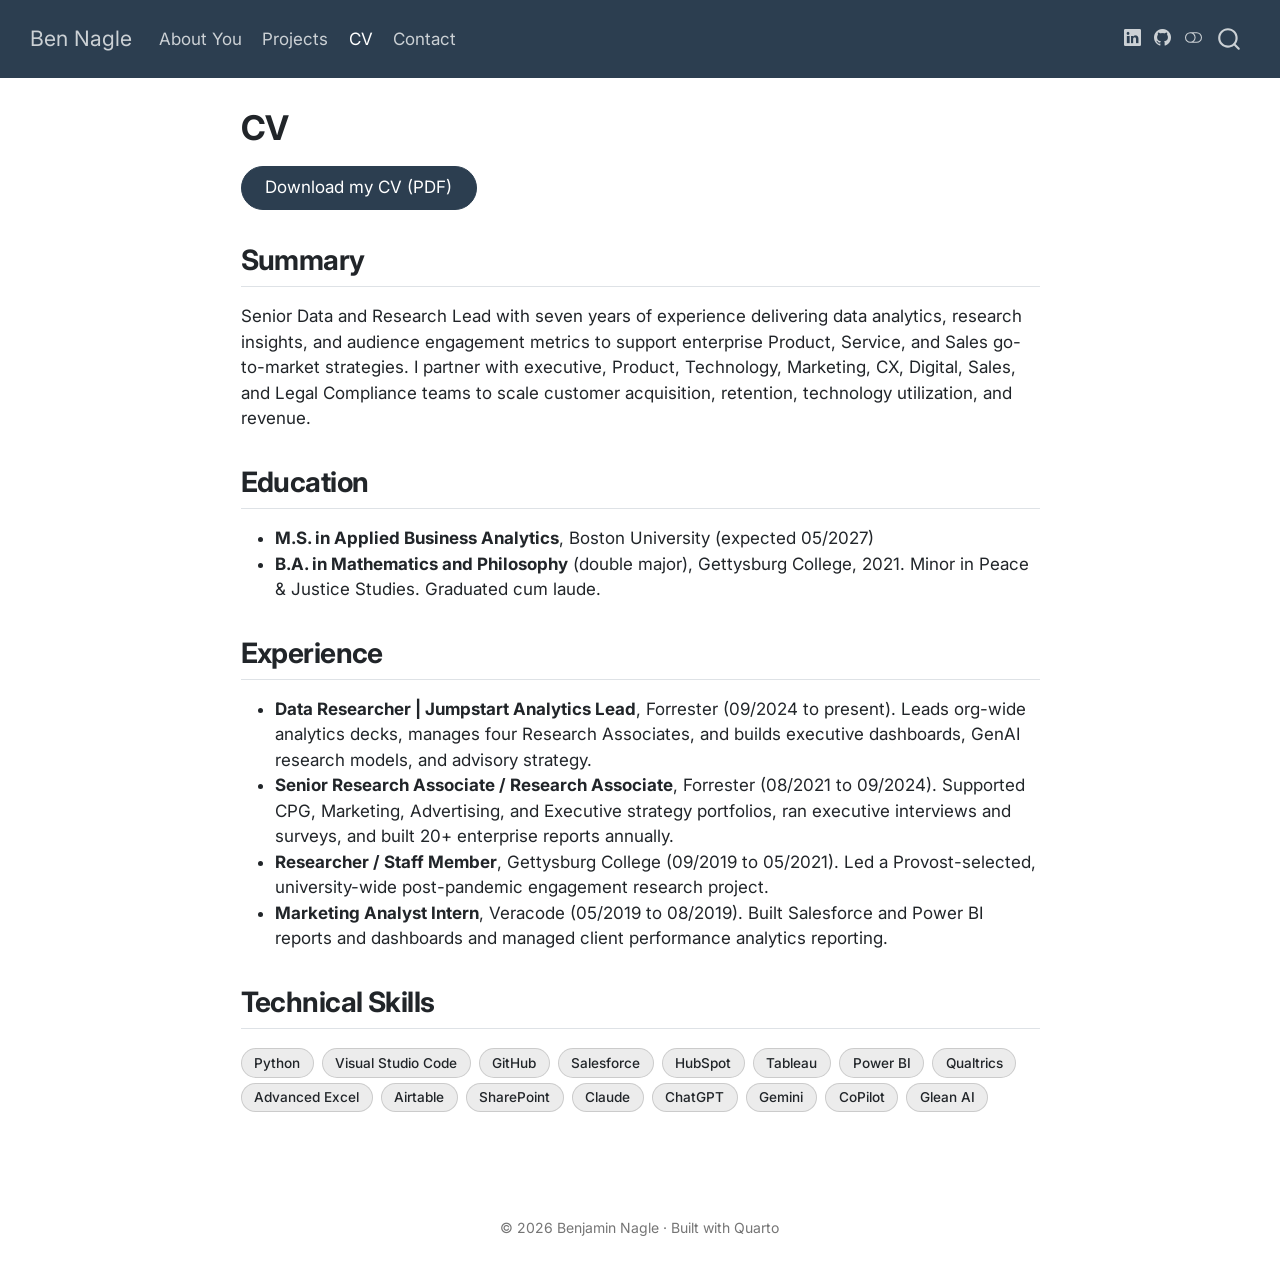
<file: cv.html>
<!DOCTYPE html>
<html xmlns="http://www.w3.org/1999/xhtml" lang="en" xml:lang="en"><head>

<meta charset="utf-8">
<meta name="generator" content="quarto-1.10.18">

<meta name="viewport" content="width=device-width, initial-scale=1.0, user-scalable=yes">


<title>CV – Ben Nagle</title>
<style>
/* Default styles provided by pandoc.
** See https://pandoc.org/MANUAL.html#variables-for-html for config info.
*/
span.smallcaps{font-variant: small-caps;}
div.columns{display: flex; gap: 1.5em;}
div.column{flex: auto;}
@media screen {
div.columns{gap: min(4vw, 1.5em);}
div.column{overflow-x: auto;}
}
div.hanging-indent{margin-left: 1.5em; text-indent: -1.5em;}
ul.task-list{list-style: none;}
ul.task-list li input[type="checkbox"] {
  width: 0.8em;
  margin: 0 0.8em 0.2em -1em; /* quarto-specific, see https://github.com/quarto-dev/quarto-cli/issues/4556 */ 
  vertical-align: middle;
}
</style>


<script src="site_libs/quarto-nav/quarto-nav.js"></script>
<script src="site_libs/quarto-nav/headroom.min.js"></script>
<script src="site_libs/clipboard/clipboard.min.js"></script>
<script src="site_libs/quarto-search/autocomplete.umd.js"></script>
<script src="site_libs/quarto-search/fuse.min.js"></script>
<script src="site_libs/quarto-search/quarto-search.js"></script>
<meta name="quarto:offset" content="./">
<script src="site_libs/quarto-html/quarto.js" type="module"></script>
<script src="site_libs/quarto-html/tabsets/tabsets.js" type="module"></script>
<script src="site_libs/quarto-html/popper.min.js"></script>
<script src="site_libs/quarto-html/tippy.umd.min.js"></script>
<script src="site_libs/quarto-html/anchor.min.js"></script>
<link href="site_libs/quarto-html/tippy.css" rel="stylesheet">
<link href="site_libs/quarto-html/quarto-syntax-highlighting-64a204ab8560d761af7679ceaba22944.css" rel="stylesheet" class="quarto-color-scheme" id="quarto-text-highlighting-styles">
<link href="site_libs/quarto-html/quarto-syntax-highlighting-dark-b85bc7c33db8c58e0ec93c3465666fed.css" rel="stylesheet" class="quarto-color-scheme quarto-color-alternate" id="quarto-text-highlighting-styles">
<link href="site_libs/quarto-html/quarto-syntax-highlighting-64a204ab8560d761af7679ceaba22944.css" rel="stylesheet" class="quarto-color-scheme-extra" id="quarto-text-highlighting-styles">
<script src="site_libs/bootstrap/bootstrap.min.js"></script>
<link href="site_libs/bootstrap/bootstrap-icons.css" rel="stylesheet">
<link href="site_libs/bootstrap/bootstrap-2db47d0c3d5c6a0bf2af235976979899.min.css" rel="stylesheet" append-hash="true" class="quarto-color-scheme" id="quarto-bootstrap" data-mode="light">
<link href="site_libs/bootstrap/bootstrap-dark-11518e90c9fc720d32cfba34983879c0.min.css" rel="stylesheet" append-hash="true" class="quarto-color-scheme quarto-color-alternate" id="quarto-bootstrap" data-mode="dark">
<link href="site_libs/bootstrap/bootstrap-2db47d0c3d5c6a0bf2af235976979899.min.css" rel="stylesheet" append-hash="true" class="quarto-color-scheme-extra" id="quarto-bootstrap" data-mode="light">
<script id="quarto-search-options" type="application/json">{
  "location": "navbar",
  "copy-button": false,
  "collapse-after": 3,
  "panel-placement": "end",
  "type": "overlay",
  "limit": 50,
  "keyboard-shortcut": [
    "f",
    "/",
    "s"
  ],
  "show-item-context": false,
  "language": {
    "search-no-results-text": "No results",
    "search-matching-documents-text": "matching documents",
    "search-copy-link-title": "Copy link to search",
    "search-hide-matches-text": "Hide additional matches",
    "search-more-match-text": "more match in this document",
    "search-more-matches-text": "more matches in this document",
    "search-clear-button-title": "Clear",
    "search-text-placeholder": "",
    "search-detached-cancel-button-title": "Cancel",
    "search-submit-button-title": "Submit",
    "search-label": "Search"
  }
}</script>


<link rel="stylesheet" href="styles.css">
</head>

<body class="nav-fixed fullcontent quarto-light"><script id="quarto-html-before-body" type="application/javascript">
    const toggleBodyColorMode = (bsSheetEl) => {
      const mode = bsSheetEl.getAttribute("data-mode");
      const bodyEl = window.document.querySelector("body");
      if (mode === "dark") {
        bodyEl.classList.add("quarto-dark");
        bodyEl.classList.remove("quarto-light");
      } else {
        bodyEl.classList.add("quarto-light");
        bodyEl.classList.remove("quarto-dark");
      }
    }
    const toggleBodyColorPrimary = () => {
      const bsSheetEl = window.document.querySelector("link#quarto-bootstrap:not([rel=disabled-stylesheet])");
      if (bsSheetEl) {
        toggleBodyColorMode(bsSheetEl);
      }
    }
    const setColorSchemeToggle = (alternate) => {
      const toggles = window.document.querySelectorAll('.quarto-color-scheme-toggle');
      for (let i=0; i < toggles.length; i++) {
        const toggle = toggles[i];
        if (toggle) {
          if (alternate) {
            toggle.classList.add("alternate");
          } else {
            toggle.classList.remove("alternate");
          }
        }
      }
    };
    const toggleColorMode = (alternate) => {
      // Switch the stylesheets
      const primaryStylesheets = window.document.querySelectorAll('link.quarto-color-scheme:not(.quarto-color-alternate)');
      const alternateStylesheets = window.document.querySelectorAll('link.quarto-color-scheme.quarto-color-alternate');
      manageTransitions('#quarto-margin-sidebar .nav-link', false);
      if (alternate) {
        // note: dark is layered on light, we don't disable primary!
        enableStylesheet(alternateStylesheets);
        for (const sheetNode of alternateStylesheets) {
          if (sheetNode.id === "quarto-bootstrap") {
            toggleBodyColorMode(sheetNode);
          }
        }
      } else {
        disableStylesheet(alternateStylesheets);
        enableStylesheet(primaryStylesheets)
        toggleBodyColorPrimary();
      }
      manageTransitions('#quarto-margin-sidebar .nav-link', true);
      // Switch the toggles
      setColorSchemeToggle(alternate)
      // Hack to workaround the fact that safari doesn't
      // properly recolor the scrollbar when toggling (#1455)
      if (navigator.userAgent.indexOf('Safari') > 0 && navigator.userAgent.indexOf('Chrome') == -1) {
        manageTransitions("body", false);
        window.scrollTo(0, 1);
        setTimeout(() => {
          window.scrollTo(0, 0);
          manageTransitions("body", true);
        }, 40);
      }
    }
    const disableStylesheet = (stylesheets) => {
      for (let i=0; i < stylesheets.length; i++) {
        const stylesheet = stylesheets[i];
        stylesheet.rel = 'disabled-stylesheet';
      }
    }
    const enableStylesheet = (stylesheets) => {
      for (let i=0; i < stylesheets.length; i++) {
        const stylesheet = stylesheets[i];
        if(stylesheet.rel !== 'stylesheet') { // for Chrome, which will still FOUC without this check
          stylesheet.rel = 'stylesheet';
        }
      }
    }
    const manageTransitions = (selector, allowTransitions) => {
      const els = window.document.querySelectorAll(selector);
      for (let i=0; i < els.length; i++) {
        const el = els[i];
        if (allowTransitions) {
          el.classList.remove('notransition');
        } else {
          el.classList.add('notransition');
        }
      }
    }
    const isFileUrl = () => {
      return window.location.protocol === 'file:';
    }
    const hasAlternateSentinel = () => {
      let styleSentinel = getColorSchemeSentinel();
      if (styleSentinel !== null) {
        return styleSentinel === "alternate";
      } else {
        return false;
      }
    }
    const setStyleSentinel = (alternate) => {
      const value = alternate ? "alternate" : "default";
      if (!isFileUrl()) {
        window.localStorage.setItem("quarto-color-scheme", value);
      } else {
        localAlternateSentinel = value;
      }
    }
    const getColorSchemeSentinel = () => {
      if (!isFileUrl()) {
        const storageValue = window.localStorage.getItem("quarto-color-scheme");
        return storageValue != null ? storageValue : localAlternateSentinel;
      } else {
        return localAlternateSentinel;
      }
    }
    const toggleGiscusIfUsed = (isAlternate, darkModeDefault) => {
      const baseTheme = document.querySelector('#giscus-base-theme')?.value ?? 'light';
      const alternateTheme = document.querySelector('#giscus-alt-theme')?.value ?? 'dark';
      let newTheme = '';
      if(authorPrefersDark) {
        newTheme = isAlternate ? baseTheme : alternateTheme;
      } else {
        newTheme = isAlternate ? alternateTheme : baseTheme;
      }
      const changeGiscusTheme = () => {
        // From: https://github.com/giscus/giscus/issues/336
        const sendMessage = (message) => {
          const iframe = document.querySelector('iframe.giscus-frame');
          if (!iframe) return;
          iframe.contentWindow.postMessage({ giscus: message }, 'https://giscus.app');
        }
        sendMessage({
          setConfig: {
            theme: newTheme
          }
        });
      }
      const isGiscussLoaded = window.document.querySelector('iframe.giscus-frame') !== null;
      if (isGiscussLoaded) {
        changeGiscusTheme();
      }
    };
    const authorPrefersDark = false;
    const darkModeDefault = authorPrefersDark;
      document.querySelector('link#quarto-text-highlighting-styles.quarto-color-scheme-extra').rel = 'disabled-stylesheet';
      document.querySelector('link#quarto-bootstrap.quarto-color-scheme-extra').rel = 'disabled-stylesheet';
    let localAlternateSentinel = darkModeDefault ? 'alternate' : 'default';
    // Dark / light mode switch
    window.quartoToggleColorScheme = () => {
      // Read the current dark / light value
      let toAlternate = !hasAlternateSentinel();
      toggleColorMode(toAlternate);
      setStyleSentinel(toAlternate);
      toggleGiscusIfUsed(toAlternate, darkModeDefault);
      window.dispatchEvent(new Event('resize'));
    };
    // Switch to dark mode if need be
    if (hasAlternateSentinel()) {
      toggleColorMode(true);
    } else {
      toggleColorMode(false);
    }
  </script>

<div id="quarto-search-results"></div>
  <header id="quarto-header" class="headroom fixed-top">
    <nav class="navbar navbar-expand-lg " data-bs-theme="dark">
      <div class="navbar-container container-fluid">
      <div class="navbar-brand-container mx-auto">
    <a class="navbar-brand" href="./index.html">
    <span class="navbar-title">Ben Nagle</span>
    </a>
  </div>
            <div id="quarto-search" class="" title="Search"></div>
          <button class="navbar-toggler" type="button" data-bs-toggle="collapse" data-bs-target="#navbarCollapse" aria-controls="navbarCollapse" role="menu" aria-expanded="false" aria-label="Toggle navigation" onclick="if (window.quartoToggleHeadroom) { window.quartoToggleHeadroom(); }">
  <span class="navbar-toggler-icon"></span>
</button>
          <div class="collapse navbar-collapse" id="navbarCollapse">
            <ul class="navbar-nav navbar-nav-scroll me-auto">
  <li class="nav-item">
    <a class="nav-link" href="./index.html"> 
<span class="menu-text">About You</span></a>
  </li>  
  <li class="nav-item">
    <a class="nav-link" href="./projects.html"> 
<span class="menu-text">Projects</span></a>
  </li>  
  <li class="nav-item">
    <a class="nav-link active" href="./cv.html" aria-current="page"> 
<span class="menu-text">CV</span></a>
  </li>  
  <li class="nav-item">
    <a class="nav-link" href="./contact.html"> 
<span class="menu-text">Contact</span></a>
  </li>  
</ul>
          </div> <!-- /navcollapse -->
            <div class="quarto-navbar-tools tools-wide">
    <a href="https://www.linkedin.com/in/benjamin-nagle-ab6b71152/" title="" class="quarto-navigation-tool px-1" aria-label=""><i class="bi bi-linkedin"></i></a>
    <a href="https://github.com/bnagl01" title="" class="quarto-navigation-tool px-1" aria-label=""><i class="bi bi-github"></i></a>
  <a href="" class="quarto-color-scheme-toggle quarto-navigation-tool  px-1" onclick="window.quartoToggleColorScheme(); return false;" title="Toggle dark mode"><i class="bi"></i></a>
</div>
      </div> <!-- /container-fluid -->
    </nav>
</header>
<!-- content -->
<div id="quarto-content" class="quarto-container page-columns page-rows-contents page-layout-article page-navbar">
<!-- sidebar -->
<!-- margin-sidebar -->
    
<!-- main -->
<main class="content" id="quarto-document-content">


<header id="title-block-header" class="quarto-title-block default">
<div class="quarto-title">
<h1 class="title">CV</h1>
</div>



<div class="quarto-title-meta">

    
  
    
  </div>
  


</header>


<p><a href="cv.pdf" class="btn btn-primary">Download my CV (PDF)</a></p>
<section id="summary" class="level2">
<h2 class="anchored" data-anchor-id="summary">Summary</h2>
<p>Senior Data and Research Lead with seven years of experience delivering data analytics, research insights, and audience engagement metrics to support enterprise Product, Service, and Sales go-to-market strategies. I partner with executive, Product, Technology, Marketing, CX, Digital, Sales, and Legal Compliance teams to scale customer acquisition, retention, technology utilization, and revenue.</p>
</section>
<section id="education" class="level2">
<h2 class="anchored" data-anchor-id="education">Education</h2>
<ul>
<li><strong>M.S. in Applied Business Analytics</strong>, Boston University (expected 05/2027)</li>
<li><strong>B.A. in Mathematics and Philosophy</strong> (double major), Gettysburg College, 2021. Minor in Peace &amp; Justice Studies. Graduated cum laude.</li>
</ul>
</section>
<section id="experience" class="level2">
<h2 class="anchored" data-anchor-id="experience">Experience</h2>
<ul>
<li><strong>Data Researcher | Jumpstart Analytics Lead</strong>, Forrester (09/2024 to present). Leads org-wide analytics decks, manages four Research Associates, and builds executive dashboards, GenAI research models, and advisory strategy.</li>
<li><strong>Senior Research Associate / Research Associate</strong>, Forrester (08/2021 to 09/2024). Supported CPG, Marketing, Advertising, and Executive strategy portfolios, ran executive interviews and surveys, and built 20+ enterprise reports annually.</li>
<li><strong>Researcher / Staff Member</strong>, Gettysburg College (09/2019 to 05/2021). Led a Provost-selected, university-wide post-pandemic engagement research project.</li>
<li><strong>Marketing Analyst Intern</strong>, Veracode (05/2019 to 08/2019). Built Salesforce and Power BI reports and dashboards and managed client performance analytics reporting.</li>
</ul>
</section>
<section id="technical-skills" class="level2">
<h2 class="anchored" data-anchor-id="technical-skills">Technical Skills</h2>
<p><span class="skill">Python</span> <span class="skill">Visual Studio Code</span> <span class="skill">GitHub</span> <span class="skill">Salesforce</span> <span class="skill">HubSpot</span> <span class="skill">Tableau</span> <span class="skill">Power BI</span> <span class="skill">Qualtrics</span> <span class="skill">Advanced Excel</span> <span class="skill">Airtable</span> <span class="skill">SharePoint</span> <span class="skill">Claude</span> <span class="skill">ChatGPT</span> <span class="skill">Gemini</span> <span class="skill">CoPilot</span> <span class="skill">Glean AI</span></p>


</section>

<a onclick="window.scrollTo(0, 0); return false;" role="button" id="quarto-back-to-top"><i class="bi bi-arrow-up"></i> Back to top</a></main> <!-- /main -->
<script id="quarto-html-after-body" type="application/javascript">
  window.document.addEventListener("DOMContentLoaded", function (event) {
    // Ensure there is a toggle, if there isn't float one in the top right
    if (window.document.querySelector('.quarto-color-scheme-toggle') === null) {
      const a = window.document.createElement('a');
      a.classList.add('top-right');
      a.classList.add('quarto-color-scheme-toggle');
      a.href = "";
      a.onclick = function() { try { window.quartoToggleColorScheme(); } catch {} return false; };
      const i = window.document.createElement("i");
      i.classList.add('bi');
      a.appendChild(i);
      window.document.body.appendChild(a);
    }
    setColorSchemeToggle(hasAlternateSentinel())
    const icon = "";
    const anchorJS = new window.AnchorJS();
    anchorJS.options = {
      placement: 'right',
      icon: icon
    };
    anchorJS.add('.anchored');
    const isCodeAnnotation = (el) => {
      for (const clz of el.classList) {
        if (clz.startsWith('code-annotation-')) {                     
          return true;
        }
      }
      return false;
    }
    const onCopySuccess = function(e) {
      // button target
      const button = e.trigger;
      // don't keep focus
      button.blur();
      // flash "checked"
      button.classList.add('code-copy-button-checked');
      var currentTitle = button.getAttribute("title");
      button.setAttribute("title", "Copied!");
      let tooltip;
      if (window.bootstrap) {
        button.setAttribute("data-bs-toggle", "tooltip");
        button.setAttribute("data-bs-placement", "left");
        button.setAttribute("data-bs-title", "Copied!");
        tooltip = new bootstrap.Tooltip(button, 
          { trigger: "manual", 
            customClass: "code-copy-button-tooltip",
            offset: [0, -8]});
        tooltip.show();    
      }
      setTimeout(function() {
        if (tooltip) {
          tooltip.hide();
          button.removeAttribute("data-bs-title");
          button.removeAttribute("data-bs-toggle");
          button.removeAttribute("data-bs-placement");
        }
        button.setAttribute("title", currentTitle);
        button.classList.remove('code-copy-button-checked');
      }, 1000);
      // clear code selection
      e.clearSelection();
    }
    const getTextToCopy = function(trigger) {
      const outerScaffold = trigger.parentElement.cloneNode(true);
      const codeEl = outerScaffold.querySelector('code');
      for (const childEl of codeEl.children) {
        if (isCodeAnnotation(childEl)) {
          childEl.remove();
        }
      }
      return codeEl.innerText;
    }
    const clipboard = new window.ClipboardJS('.code-copy-button:not([data-in-quarto-modal])', {
      text: getTextToCopy
    });
    clipboard.on('success', onCopySuccess);
    if (window.document.getElementById('quarto-embedded-source-code-modal')) {
      const clipboardModal = new window.ClipboardJS('.code-copy-button[data-in-quarto-modal]', {
        text: getTextToCopy,
        container: window.document.getElementById('quarto-embedded-source-code-modal')
      });
      clipboardModal.on('success', onCopySuccess);
    }
      var localhostRegex = new RegExp(/^(?:http|https):\/\/localhost\:?[0-9]*\//);
      var mailtoRegex = new RegExp(/^mailto:/);
        var filterRegex = new RegExp('/' + window.location.host + '/');
      var isInternal = (href) => {
          return filterRegex.test(href) || localhostRegex.test(href) || mailtoRegex.test(href);
      }
      // Inspect non-navigation links and adorn them if external
     var links = window.document.querySelectorAll('a[href]:not(.nav-link):not(.navbar-brand):not(.toc-action):not(.sidebar-link):not(.sidebar-item-toggle):not(.pagination-link):not(.no-external):not([aria-hidden]):not(.dropdown-item):not(.quarto-navigation-tool):not(.about-link)');
      for (var i=0; i<links.length; i++) {
        const link = links[i];
        if (!isInternal(link.href)) {
          // undo the damage that might have been done by quarto-nav.js in the case of
          // links that we want to consider external
          if (link.dataset.originalHref !== undefined) {
            link.href = link.dataset.originalHref;
          }
        }
      }
    function tippyHover(el, contentFn, onTriggerFn, onUntriggerFn) {
      const config = {
        allowHTML: true,
        maxWidth: 500,
        delay: 100,
        arrow: false,
        appendTo: function(el) {
            return el.parentElement;
        },
        interactive: true,
        interactiveBorder: 10,
        theme: 'quarto',
        placement: 'bottom-start',
      };
      if (contentFn) {
        config.content = contentFn;
      }
      if (onTriggerFn) {
        config.onTrigger = onTriggerFn;
      }
      if (onUntriggerFn) {
        config.onUntrigger = onUntriggerFn;
      }
      window.tippy(el, config); 
    }
    const noterefs = window.document.querySelectorAll('a[role="doc-noteref"]');
    for (var i=0; i<noterefs.length; i++) {
      const ref = noterefs[i];
      tippyHover(ref, function() {
        // use id or data attribute instead here
        let href = ref.getAttribute('data-footnote-href') || ref.getAttribute('href');
        try { href = new URL(href).hash; } catch {}
        const id = href.replace(/^#\/?/, "");
        const note = window.document.getElementById(id);
        if (note) {
          return note.innerHTML;
        } else {
          return "";
        }
      });
    }
    const xrefs = window.document.querySelectorAll('a.quarto-xref');
    const processXRef = (id, note) => {
      // Strip column container classes
      const stripColumnClz = (el) => {
        el.classList.remove("page-full", "page-columns");
        if (el.children) {
          for (const child of el.children) {
            stripColumnClz(child);
          }
        }
      }
      stripColumnClz(note)
      if (id === null || id.startsWith('sec-')) {
        // Special case sections, only their first couple elements
        const container = document.createElement("div");
        if (note.children && note.children.length > 2) {
          container.appendChild(note.children[0].cloneNode(true));
          for (let i = 1; i < note.children.length; i++) {
            const child = note.children[i];
            if (child.tagName === "P" && child.innerText === "") {
              continue;
            } else {
              container.appendChild(child.cloneNode(true));
              break;
            }
          }
          if (window.Quarto?.typesetMath) {
            window.Quarto.typesetMath(container);
          }
          return container.innerHTML
        } else {
          if (window.Quarto?.typesetMath) {
            window.Quarto.typesetMath(note);
          }
          return note.innerHTML;
        }
      } else {
        // Remove any anchor links if they are present
        const anchorLink = note.querySelector('a.anchorjs-link');
        if (anchorLink) {
          anchorLink.remove();
        }
        if (window.Quarto?.typesetMath) {
          window.Quarto.typesetMath(note);
        }
        if (note.classList.contains("callout")) {
          return note.outerHTML;
        } else {
          return note.innerHTML;
        }
      }
    }
    for (var i=0; i<xrefs.length; i++) {
      const xref = xrefs[i];
      tippyHover(xref, undefined, function(instance) {
        instance.disable();
        let url = xref.getAttribute('href');
        let hash = undefined; 
        if (url.startsWith('#')) {
          hash = url;
        } else {
          try { hash = new URL(url).hash; } catch {}
        }
        if (hash) {
          const id = hash.replace(/^#\/?/, "");
          const note = window.document.getElementById(id);
          if (note !== null) {
            try {
              const html = processXRef(id, note.cloneNode(true));
              instance.setContent(html);
            } finally {
              instance.enable();
              instance.show();
            }
          } else {
            // See if we can fetch this
            fetch(url.split('#')[0])
            .then(res => res.text())
            .then(html => {
              const parser = new DOMParser();
              const htmlDoc = parser.parseFromString(html, "text/html");
              const note = htmlDoc.getElementById(id);
              if (note !== null) {
                const html = processXRef(id, note);
                instance.setContent(html);
              } 
            }).finally(() => {
              instance.enable();
              instance.show();
            });
          }
        } else {
          // See if we can fetch a full url (with no hash to target)
          // This is a special case and we should probably do some content thinning / targeting
          fetch(url)
          .then(res => res.text())
          .then(html => {
            const parser = new DOMParser();
            const htmlDoc = parser.parseFromString(html, "text/html");
            const note = htmlDoc.querySelector('main.content');
            if (note !== null) {
              // This should only happen for chapter cross references
              // (since there is no id in the URL)
              // remove the first header
              if (note.children.length > 0 && note.children[0].tagName === "HEADER") {
                note.children[0].remove();
              }
              const html = processXRef(null, note);
              instance.setContent(html);
            } 
          }).finally(() => {
            instance.enable();
            instance.show();
          });
        }
      }, function(instance) {
      });
    }
        let selectedAnnoteEl;
        const selectorForAnnotation = ( cell, annotation) => {
          let cellAttr = 'data-code-cell="' + cell + '"';
          let lineAttr = 'data-code-annotation="' +  annotation + '"';
          const selector = 'span[' + cellAttr + '][' + lineAttr + ']';
          return selector;
        }
        const selectCodeLines = (annoteEl) => {
          const doc = window.document;
          const targetCell = annoteEl.getAttribute("data-target-cell");
          const targetAnnotation = annoteEl.getAttribute("data-target-annotation");
          const annoteSpan = window.document.querySelector(selectorForAnnotation(targetCell, targetAnnotation));
          const lines = annoteSpan.getAttribute("data-code-lines").split(",");
          const lineIds = lines.map((line) => {
            return targetCell + "-" + line;
          })
          let top = null;
          let height = null;
          let parent = null;
          if (lineIds.length > 0) {
              //compute the position of the single el (top and bottom and make a div)
              const el = window.document.getElementById(lineIds[0]);
              top = el.offsetTop;
              height = el.offsetHeight;
              parent = el.parentElement.parentElement;
            if (lineIds.length > 1) {
              const lastEl = window.document.getElementById(lineIds[lineIds.length - 1]);
              const bottom = lastEl.offsetTop + lastEl.offsetHeight;
              height = bottom - top;
            }
            if (top !== null && height !== null && parent !== null) {
              // cook up a div (if necessary) and position it 
              let div = window.document.getElementById("code-annotation-line-highlight");
              if (div === null) {
                div = window.document.createElement("div");
                div.setAttribute("id", "code-annotation-line-highlight");
                div.style.position = 'absolute';
                parent.appendChild(div);
              }
              div.style.top = top - 2 + "px";
              div.style.height = height + 4 + "px";
              div.style.left = 0;
              let gutterDiv = window.document.getElementById("code-annotation-line-highlight-gutter");
              if (gutterDiv === null) {
                gutterDiv = window.document.createElement("div");
                gutterDiv.setAttribute("id", "code-annotation-line-highlight-gutter");
                gutterDiv.style.position = 'absolute';
                const codeCell = window.document.getElementById(targetCell);
                const gutter = codeCell.querySelector('.code-annotation-gutter');
                gutter.appendChild(gutterDiv);
              }
              gutterDiv.style.top = top - 2 + "px";
              gutterDiv.style.height = height + 4 + "px";
            }
            selectedAnnoteEl = annoteEl;
          }
        };
        const unselectCodeLines = () => {
          const elementsIds = ["code-annotation-line-highlight", "code-annotation-line-highlight-gutter"];
          elementsIds.forEach((elId) => {
            const div = window.document.getElementById(elId);
            if (div) {
              div.remove();
            }
          });
          selectedAnnoteEl = undefined;
        };
          // Handle positioning of the toggle
      window.addEventListener(
        "resize",
        throttle(() => {
          elRect = undefined;
          if (selectedAnnoteEl) {
            selectCodeLines(selectedAnnoteEl);
          }
        }, 10)
      );
      function throttle(fn, ms) {
      let throttle = false;
      let timer;
        return (...args) => {
          if(!throttle) { // first call gets through
              fn.apply(this, args);
              throttle = true;
          } else { // all the others get throttled
              if(timer) clearTimeout(timer); // cancel #2
              timer = setTimeout(() => {
                fn.apply(this, args);
                timer = throttle = false;
              }, ms);
          }
        };
      }
        // Attach click handler to the DT
        const annoteDls = window.document.querySelectorAll('dt[data-target-cell]');
        for (const annoteDlNode of annoteDls) {
          annoteDlNode.addEventListener('click', (event) => {
            const clickedEl = event.target;
            if (clickedEl !== selectedAnnoteEl) {
              unselectCodeLines();
              const activeEl = window.document.querySelector('dt[data-target-cell].code-annotation-active');
              if (activeEl) {
                activeEl.classList.remove('code-annotation-active');
              }
              selectCodeLines(clickedEl);
              clickedEl.classList.add('code-annotation-active');
            } else {
              // Unselect the line
              unselectCodeLines();
              clickedEl.classList.remove('code-annotation-active');
            }
          });
        }
    const findCites = (el) => {
      const parentEl = el.parentElement;
      if (parentEl) {
        const cites = parentEl.dataset.cites;
        if (cites) {
          return {
            el,
            cites: cites.split(' ')
          };
        } else {
          return findCites(el.parentElement)
        }
      } else {
        return undefined;
      }
    };
    var bibliorefs = window.document.querySelectorAll('a[role="doc-biblioref"]');
    for (var i=0; i<bibliorefs.length; i++) {
      const ref = bibliorefs[i];
      const citeInfo = findCites(ref);
      if (citeInfo) {
        tippyHover(citeInfo.el, function() {
          var popup = window.document.createElement('div');
          citeInfo.cites.forEach(function(cite) {
            var citeDiv = window.document.createElement('div');
            citeDiv.classList.add('hanging-indent');
            citeDiv.classList.add('csl-entry');
            var biblioDiv = window.document.getElementById('ref-' + cite);
            if (biblioDiv) {
              citeDiv.innerHTML = biblioDiv.innerHTML;
            }
            popup.appendChild(citeDiv);
          });
          return popup.innerHTML;
        });
      }
    }
  });
  </script>
</div> <!-- /content -->
<footer class="footer">
  <div class="nav-footer">
    <div class="nav-footer-left">
      &nbsp;
    </div>   
    <div class="nav-footer-center">
<p>© 2026 Benjamin Nagle · Built with Quarto</p>
</div>
    <div class="nav-footer-right">
      &nbsp;
    </div>
  </div>
</footer>




</body></html>
</file>
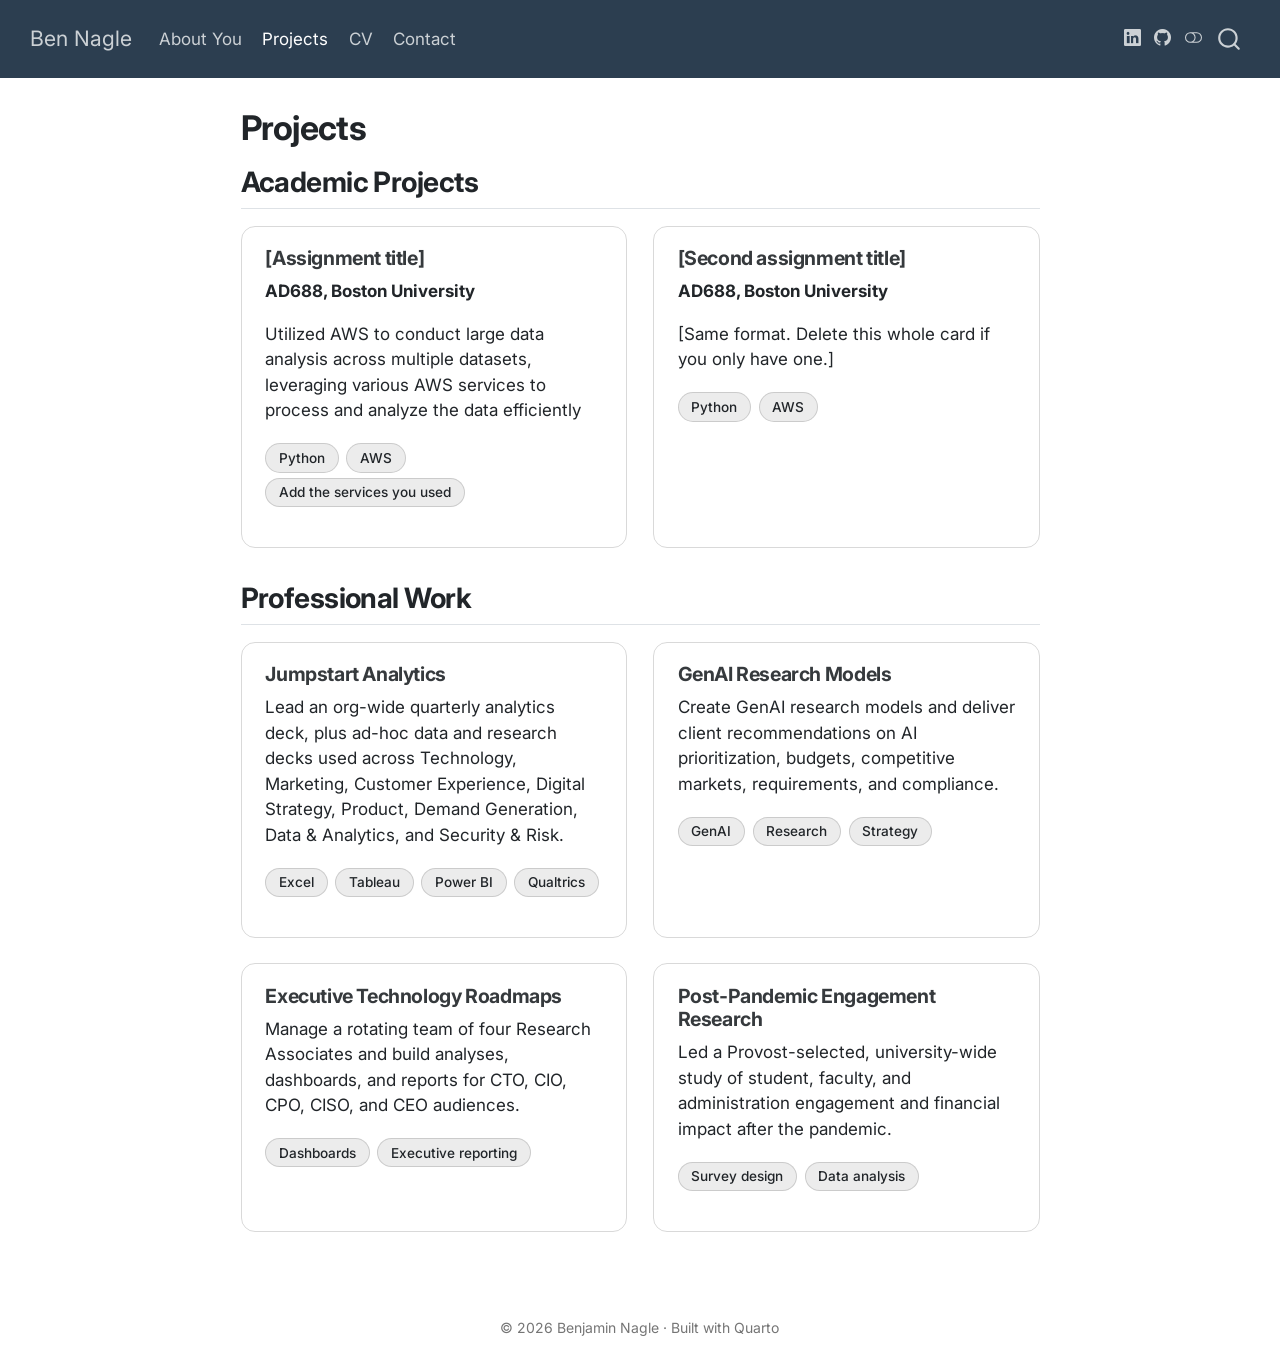
<file: projects.html>
<!DOCTYPE html>
<html xmlns="http://www.w3.org/1999/xhtml" lang="en" xml:lang="en"><head>

<meta charset="utf-8">
<meta name="generator" content="quarto-1.10.18">

<meta name="viewport" content="width=device-width, initial-scale=1.0, user-scalable=yes">


<title>Projects – Ben Nagle</title>
<style>
/* Default styles provided by pandoc.
** See https://pandoc.org/MANUAL.html#variables-for-html for config info.
*/
span.smallcaps{font-variant: small-caps;}
div.columns{display: flex; gap: 1.5em;}
div.column{flex: auto;}
@media screen {
div.columns{gap: min(4vw, 1.5em);}
div.column{overflow-x: auto;}
}
div.hanging-indent{margin-left: 1.5em; text-indent: -1.5em;}
ul.task-list{list-style: none;}
ul.task-list li input[type="checkbox"] {
  width: 0.8em;
  margin: 0 0.8em 0.2em -1em; /* quarto-specific, see https://github.com/quarto-dev/quarto-cli/issues/4556 */ 
  vertical-align: middle;
}
</style>


<script src="site_libs/quarto-nav/quarto-nav.js"></script>
<script src="site_libs/quarto-nav/headroom.min.js"></script>
<script src="site_libs/clipboard/clipboard.min.js"></script>
<script src="site_libs/quarto-search/autocomplete.umd.js"></script>
<script src="site_libs/quarto-search/fuse.min.js"></script>
<script src="site_libs/quarto-search/quarto-search.js"></script>
<meta name="quarto:offset" content="./">
<script src="site_libs/quarto-html/quarto.js" type="module"></script>
<script src="site_libs/quarto-html/tabsets/tabsets.js" type="module"></script>
<script src="site_libs/quarto-html/popper.min.js"></script>
<script src="site_libs/quarto-html/tippy.umd.min.js"></script>
<script src="site_libs/quarto-html/anchor.min.js"></script>
<link href="site_libs/quarto-html/tippy.css" rel="stylesheet">
<link href="site_libs/quarto-html/quarto-syntax-highlighting-64a204ab8560d761af7679ceaba22944.css" rel="stylesheet" class="quarto-color-scheme" id="quarto-text-highlighting-styles">
<link href="site_libs/quarto-html/quarto-syntax-highlighting-dark-b85bc7c33db8c58e0ec93c3465666fed.css" rel="stylesheet" class="quarto-color-scheme quarto-color-alternate" id="quarto-text-highlighting-styles">
<link href="site_libs/quarto-html/quarto-syntax-highlighting-64a204ab8560d761af7679ceaba22944.css" rel="stylesheet" class="quarto-color-scheme-extra" id="quarto-text-highlighting-styles">
<script src="site_libs/bootstrap/bootstrap.min.js"></script>
<link href="site_libs/bootstrap/bootstrap-icons.css" rel="stylesheet">
<link href="site_libs/bootstrap/bootstrap-2db47d0c3d5c6a0bf2af235976979899.min.css" rel="stylesheet" append-hash="true" class="quarto-color-scheme" id="quarto-bootstrap" data-mode="light">
<link href="site_libs/bootstrap/bootstrap-dark-11518e90c9fc720d32cfba34983879c0.min.css" rel="stylesheet" append-hash="true" class="quarto-color-scheme quarto-color-alternate" id="quarto-bootstrap" data-mode="dark">
<link href="site_libs/bootstrap/bootstrap-2db47d0c3d5c6a0bf2af235976979899.min.css" rel="stylesheet" append-hash="true" class="quarto-color-scheme-extra" id="quarto-bootstrap" data-mode="light">
<script id="quarto-search-options" type="application/json">{
  "location": "navbar",
  "copy-button": false,
  "collapse-after": 3,
  "panel-placement": "end",
  "type": "overlay",
  "limit": 50,
  "keyboard-shortcut": [
    "f",
    "/",
    "s"
  ],
  "show-item-context": false,
  "language": {
    "search-no-results-text": "No results",
    "search-matching-documents-text": "matching documents",
    "search-copy-link-title": "Copy link to search",
    "search-hide-matches-text": "Hide additional matches",
    "search-more-match-text": "more match in this document",
    "search-more-matches-text": "more matches in this document",
    "search-clear-button-title": "Clear",
    "search-text-placeholder": "",
    "search-detached-cancel-button-title": "Cancel",
    "search-submit-button-title": "Submit",
    "search-label": "Search"
  }
}</script>


<link rel="stylesheet" href="styles.css">
</head>

<body class="nav-fixed fullcontent quarto-light"><script id="quarto-html-before-body" type="application/javascript">
    const toggleBodyColorMode = (bsSheetEl) => {
      const mode = bsSheetEl.getAttribute("data-mode");
      const bodyEl = window.document.querySelector("body");
      if (mode === "dark") {
        bodyEl.classList.add("quarto-dark");
        bodyEl.classList.remove("quarto-light");
      } else {
        bodyEl.classList.add("quarto-light");
        bodyEl.classList.remove("quarto-dark");
      }
    }
    const toggleBodyColorPrimary = () => {
      const bsSheetEl = window.document.querySelector("link#quarto-bootstrap:not([rel=disabled-stylesheet])");
      if (bsSheetEl) {
        toggleBodyColorMode(bsSheetEl);
      }
    }
    const setColorSchemeToggle = (alternate) => {
      const toggles = window.document.querySelectorAll('.quarto-color-scheme-toggle');
      for (let i=0; i < toggles.length; i++) {
        const toggle = toggles[i];
        if (toggle) {
          if (alternate) {
            toggle.classList.add("alternate");
          } else {
            toggle.classList.remove("alternate");
          }
        }
      }
    };
    const toggleColorMode = (alternate) => {
      // Switch the stylesheets
      const primaryStylesheets = window.document.querySelectorAll('link.quarto-color-scheme:not(.quarto-color-alternate)');
      const alternateStylesheets = window.document.querySelectorAll('link.quarto-color-scheme.quarto-color-alternate');
      manageTransitions('#quarto-margin-sidebar .nav-link', false);
      if (alternate) {
        // note: dark is layered on light, we don't disable primary!
        enableStylesheet(alternateStylesheets);
        for (const sheetNode of alternateStylesheets) {
          if (sheetNode.id === "quarto-bootstrap") {
            toggleBodyColorMode(sheetNode);
          }
        }
      } else {
        disableStylesheet(alternateStylesheets);
        enableStylesheet(primaryStylesheets)
        toggleBodyColorPrimary();
      }
      manageTransitions('#quarto-margin-sidebar .nav-link', true);
      // Switch the toggles
      setColorSchemeToggle(alternate)
      // Hack to workaround the fact that safari doesn't
      // properly recolor the scrollbar when toggling (#1455)
      if (navigator.userAgent.indexOf('Safari') > 0 && navigator.userAgent.indexOf('Chrome') == -1) {
        manageTransitions("body", false);
        window.scrollTo(0, 1);
        setTimeout(() => {
          window.scrollTo(0, 0);
          manageTransitions("body", true);
        }, 40);
      }
    }
    const disableStylesheet = (stylesheets) => {
      for (let i=0; i < stylesheets.length; i++) {
        const stylesheet = stylesheets[i];
        stylesheet.rel = 'disabled-stylesheet';
      }
    }
    const enableStylesheet = (stylesheets) => {
      for (let i=0; i < stylesheets.length; i++) {
        const stylesheet = stylesheets[i];
        if(stylesheet.rel !== 'stylesheet') { // for Chrome, which will still FOUC without this check
          stylesheet.rel = 'stylesheet';
        }
      }
    }
    const manageTransitions = (selector, allowTransitions) => {
      const els = window.document.querySelectorAll(selector);
      for (let i=0; i < els.length; i++) {
        const el = els[i];
        if (allowTransitions) {
          el.classList.remove('notransition');
        } else {
          el.classList.add('notransition');
        }
      }
    }
    const isFileUrl = () => {
      return window.location.protocol === 'file:';
    }
    const hasAlternateSentinel = () => {
      let styleSentinel = getColorSchemeSentinel();
      if (styleSentinel !== null) {
        return styleSentinel === "alternate";
      } else {
        return false;
      }
    }
    const setStyleSentinel = (alternate) => {
      const value = alternate ? "alternate" : "default";
      if (!isFileUrl()) {
        window.localStorage.setItem("quarto-color-scheme", value);
      } else {
        localAlternateSentinel = value;
      }
    }
    const getColorSchemeSentinel = () => {
      if (!isFileUrl()) {
        const storageValue = window.localStorage.getItem("quarto-color-scheme");
        return storageValue != null ? storageValue : localAlternateSentinel;
      } else {
        return localAlternateSentinel;
      }
    }
    const toggleGiscusIfUsed = (isAlternate, darkModeDefault) => {
      const baseTheme = document.querySelector('#giscus-base-theme')?.value ?? 'light';
      const alternateTheme = document.querySelector('#giscus-alt-theme')?.value ?? 'dark';
      let newTheme = '';
      if(authorPrefersDark) {
        newTheme = isAlternate ? baseTheme : alternateTheme;
      } else {
        newTheme = isAlternate ? alternateTheme : baseTheme;
      }
      const changeGiscusTheme = () => {
        // From: https://github.com/giscus/giscus/issues/336
        const sendMessage = (message) => {
          const iframe = document.querySelector('iframe.giscus-frame');
          if (!iframe) return;
          iframe.contentWindow.postMessage({ giscus: message }, 'https://giscus.app');
        }
        sendMessage({
          setConfig: {
            theme: newTheme
          }
        });
      }
      const isGiscussLoaded = window.document.querySelector('iframe.giscus-frame') !== null;
      if (isGiscussLoaded) {
        changeGiscusTheme();
      }
    };
    const authorPrefersDark = false;
    const darkModeDefault = authorPrefersDark;
      document.querySelector('link#quarto-text-highlighting-styles.quarto-color-scheme-extra').rel = 'disabled-stylesheet';
      document.querySelector('link#quarto-bootstrap.quarto-color-scheme-extra').rel = 'disabled-stylesheet';
    let localAlternateSentinel = darkModeDefault ? 'alternate' : 'default';
    // Dark / light mode switch
    window.quartoToggleColorScheme = () => {
      // Read the current dark / light value
      let toAlternate = !hasAlternateSentinel();
      toggleColorMode(toAlternate);
      setStyleSentinel(toAlternate);
      toggleGiscusIfUsed(toAlternate, darkModeDefault);
      window.dispatchEvent(new Event('resize'));
    };
    // Switch to dark mode if need be
    if (hasAlternateSentinel()) {
      toggleColorMode(true);
    } else {
      toggleColorMode(false);
    }
  </script>

<div id="quarto-search-results"></div>
  <header id="quarto-header" class="headroom fixed-top">
    <nav class="navbar navbar-expand-lg " data-bs-theme="dark">
      <div class="navbar-container container-fluid">
      <div class="navbar-brand-container mx-auto">
    <a class="navbar-brand" href="./index.html">
    <span class="navbar-title">Ben Nagle</span>
    </a>
  </div>
            <div id="quarto-search" class="" title="Search"></div>
          <button class="navbar-toggler" type="button" data-bs-toggle="collapse" data-bs-target="#navbarCollapse" aria-controls="navbarCollapse" role="menu" aria-expanded="false" aria-label="Toggle navigation" onclick="if (window.quartoToggleHeadroom) { window.quartoToggleHeadroom(); }">
  <span class="navbar-toggler-icon"></span>
</button>
          <div class="collapse navbar-collapse" id="navbarCollapse">
            <ul class="navbar-nav navbar-nav-scroll me-auto">
  <li class="nav-item">
    <a class="nav-link" href="./index.html"> 
<span class="menu-text">About You</span></a>
  </li>  
  <li class="nav-item">
    <a class="nav-link active" href="./projects.html" aria-current="page"> 
<span class="menu-text">Projects</span></a>
  </li>  
  <li class="nav-item">
    <a class="nav-link" href="./cv.html"> 
<span class="menu-text">CV</span></a>
  </li>  
  <li class="nav-item">
    <a class="nav-link" href="./contact.html"> 
<span class="menu-text">Contact</span></a>
  </li>  
</ul>
          </div> <!-- /navcollapse -->
            <div class="quarto-navbar-tools tools-wide">
    <a href="https://www.linkedin.com/in/benjamin-nagle-ab6b71152/" title="" class="quarto-navigation-tool px-1" aria-label=""><i class="bi bi-linkedin"></i></a>
    <a href="https://github.com/bnagl01" title="" class="quarto-navigation-tool px-1" aria-label=""><i class="bi bi-github"></i></a>
  <a href="" class="quarto-color-scheme-toggle quarto-navigation-tool  px-1" onclick="window.quartoToggleColorScheme(); return false;" title="Toggle dark mode"><i class="bi"></i></a>
</div>
      </div> <!-- /container-fluid -->
    </nav>
</header>
<!-- content -->
<div id="quarto-content" class="quarto-container page-columns page-rows-contents page-layout-article page-navbar">
<!-- sidebar -->
<!-- margin-sidebar -->
    
<!-- main -->
<main class="content" id="quarto-document-content">


<header id="title-block-header" class="quarto-title-block default">
<div class="quarto-title">
<h1 class="title">Projects</h1>
</div>



<div class="quarto-title-meta">

    
  
    
  </div>
  


</header>


<section id="academic-projects" class="level2">
<h2 class="anchored" data-anchor-id="academic-projects">Academic Projects</h2>
<div class="grid">
<div class="g-col-12 g-col-md-6">
<section id="assignment-title" class="level3 project-card">
<h3 class="anchored" data-anchor-id="assignment-title">[Assignment title]</h3>
<p><strong>AD688, Boston University</strong></p>
<p>Utilized AWS to conduct large data analysis across multiple datasets, leveraging various AWS services to process and analyze the data efficiently</p>
<p><span class="skill">Python</span> <span class="skill">AWS</span> <span class="skill">Add the services you used</span></p>
</section>
</div>
<div class="g-col-12 g-col-md-6">
<section id="second-assignment-title" class="level3 project-card">
<h3 class="anchored" data-anchor-id="second-assignment-title">[Second assignment title]</h3>
<p><strong>AD688, Boston University</strong></p>
<p>[Same format. Delete this whole card if you only have one.]</p>
<p><span class="skill">Python</span> <span class="skill">AWS</span></p>
</section>
</div>
</div>
</section>
<section id="professional-work" class="level2">
<h2 class="anchored" data-anchor-id="professional-work">Professional Work</h2>
<div class="grid">
<div class="g-col-12 g-col-md-6">
<section id="jumpstart-analytics" class="level3 project-card">
<h3 class="anchored" data-anchor-id="jumpstart-analytics">Jumpstart Analytics</h3>
<p>Lead an org-wide quarterly analytics deck, plus ad-hoc data and research decks used across Technology, Marketing, Customer Experience, Digital Strategy, Product, Demand Generation, Data &amp; Analytics, and Security &amp; Risk.</p>
<p><span class="skill">Excel</span> <span class="skill">Tableau</span> <span class="skill">Power BI</span> <span class="skill">Qualtrics</span></p>
</section>
</div>
<div class="g-col-12 g-col-md-6">
<section id="genai-research-models" class="level3 project-card">
<h3 class="anchored" data-anchor-id="genai-research-models">GenAI Research Models</h3>
<p>Create GenAI research models and deliver client recommendations on AI prioritization, budgets, competitive markets, requirements, and compliance.</p>
<p><span class="skill">GenAI</span> <span class="skill">Research</span> <span class="skill">Strategy</span></p>
</section>
</div>
<div class="g-col-12 g-col-md-6">
<section id="executive-technology-roadmaps" class="level3 project-card">
<h3 class="anchored" data-anchor-id="executive-technology-roadmaps">Executive Technology Roadmaps</h3>
<p>Manage a rotating team of four Research Associates and build analyses, dashboards, and reports for CTO, CIO, CPO, CISO, and CEO audiences.</p>
<p><span class="skill">Dashboards</span> <span class="skill">Executive reporting</span></p>
</section>
</div>
<div class="g-col-12 g-col-md-6">
<section id="post-pandemic-engagement-research" class="level3 project-card">
<h3 class="anchored" data-anchor-id="post-pandemic-engagement-research">Post-Pandemic Engagement Research</h3>
<p>Led a Provost-selected, university-wide study of student, faculty, and administration engagement and financial impact after the pandemic.</p>
<p><span class="skill">Survey design</span> <span class="skill">Data analysis</span></p>
</section>
</div>
</div>


</section>

<a onclick="window.scrollTo(0, 0); return false;" role="button" id="quarto-back-to-top"><i class="bi bi-arrow-up"></i> Back to top</a></main> <!-- /main -->
<script id="quarto-html-after-body" type="application/javascript">
  window.document.addEventListener("DOMContentLoaded", function (event) {
    // Ensure there is a toggle, if there isn't float one in the top right
    if (window.document.querySelector('.quarto-color-scheme-toggle') === null) {
      const a = window.document.createElement('a');
      a.classList.add('top-right');
      a.classList.add('quarto-color-scheme-toggle');
      a.href = "";
      a.onclick = function() { try { window.quartoToggleColorScheme(); } catch {} return false; };
      const i = window.document.createElement("i");
      i.classList.add('bi');
      a.appendChild(i);
      window.document.body.appendChild(a);
    }
    setColorSchemeToggle(hasAlternateSentinel())
    const icon = "";
    const anchorJS = new window.AnchorJS();
    anchorJS.options = {
      placement: 'right',
      icon: icon
    };
    anchorJS.add('.anchored');
    const isCodeAnnotation = (el) => {
      for (const clz of el.classList) {
        if (clz.startsWith('code-annotation-')) {                     
          return true;
        }
      }
      return false;
    }
    const onCopySuccess = function(e) {
      // button target
      const button = e.trigger;
      // don't keep focus
      button.blur();
      // flash "checked"
      button.classList.add('code-copy-button-checked');
      var currentTitle = button.getAttribute("title");
      button.setAttribute("title", "Copied!");
      let tooltip;
      if (window.bootstrap) {
        button.setAttribute("data-bs-toggle", "tooltip");
        button.setAttribute("data-bs-placement", "left");
        button.setAttribute("data-bs-title", "Copied!");
        tooltip = new bootstrap.Tooltip(button, 
          { trigger: "manual", 
            customClass: "code-copy-button-tooltip",
            offset: [0, -8]});
        tooltip.show();    
      }
      setTimeout(function() {
        if (tooltip) {
          tooltip.hide();
          button.removeAttribute("data-bs-title");
          button.removeAttribute("data-bs-toggle");
          button.removeAttribute("data-bs-placement");
        }
        button.setAttribute("title", currentTitle);
        button.classList.remove('code-copy-button-checked');
      }, 1000);
      // clear code selection
      e.clearSelection();
    }
    const getTextToCopy = function(trigger) {
      const outerScaffold = trigger.parentElement.cloneNode(true);
      const codeEl = outerScaffold.querySelector('code');
      for (const childEl of codeEl.children) {
        if (isCodeAnnotation(childEl)) {
          childEl.remove();
        }
      }
      return codeEl.innerText;
    }
    const clipboard = new window.ClipboardJS('.code-copy-button:not([data-in-quarto-modal])', {
      text: getTextToCopy
    });
    clipboard.on('success', onCopySuccess);
    if (window.document.getElementById('quarto-embedded-source-code-modal')) {
      const clipboardModal = new window.ClipboardJS('.code-copy-button[data-in-quarto-modal]', {
        text: getTextToCopy,
        container: window.document.getElementById('quarto-embedded-source-code-modal')
      });
      clipboardModal.on('success', onCopySuccess);
    }
      var localhostRegex = new RegExp(/^(?:http|https):\/\/localhost\:?[0-9]*\//);
      var mailtoRegex = new RegExp(/^mailto:/);
        var filterRegex = new RegExp('/' + window.location.host + '/');
      var isInternal = (href) => {
          return filterRegex.test(href) || localhostRegex.test(href) || mailtoRegex.test(href);
      }
      // Inspect non-navigation links and adorn them if external
     var links = window.document.querySelectorAll('a[href]:not(.nav-link):not(.navbar-brand):not(.toc-action):not(.sidebar-link):not(.sidebar-item-toggle):not(.pagination-link):not(.no-external):not([aria-hidden]):not(.dropdown-item):not(.quarto-navigation-tool):not(.about-link)');
      for (var i=0; i<links.length; i++) {
        const link = links[i];
        if (!isInternal(link.href)) {
          // undo the damage that might have been done by quarto-nav.js in the case of
          // links that we want to consider external
          if (link.dataset.originalHref !== undefined) {
            link.href = link.dataset.originalHref;
          }
        }
      }
    function tippyHover(el, contentFn, onTriggerFn, onUntriggerFn) {
      const config = {
        allowHTML: true,
        maxWidth: 500,
        delay: 100,
        arrow: false,
        appendTo: function(el) {
            return el.parentElement;
        },
        interactive: true,
        interactiveBorder: 10,
        theme: 'quarto',
        placement: 'bottom-start',
      };
      if (contentFn) {
        config.content = contentFn;
      }
      if (onTriggerFn) {
        config.onTrigger = onTriggerFn;
      }
      if (onUntriggerFn) {
        config.onUntrigger = onUntriggerFn;
      }
      window.tippy(el, config); 
    }
    const noterefs = window.document.querySelectorAll('a[role="doc-noteref"]');
    for (var i=0; i<noterefs.length; i++) {
      const ref = noterefs[i];
      tippyHover(ref, function() {
        // use id or data attribute instead here
        let href = ref.getAttribute('data-footnote-href') || ref.getAttribute('href');
        try { href = new URL(href).hash; } catch {}
        const id = href.replace(/^#\/?/, "");
        const note = window.document.getElementById(id);
        if (note) {
          return note.innerHTML;
        } else {
          return "";
        }
      });
    }
    const xrefs = window.document.querySelectorAll('a.quarto-xref');
    const processXRef = (id, note) => {
      // Strip column container classes
      const stripColumnClz = (el) => {
        el.classList.remove("page-full", "page-columns");
        if (el.children) {
          for (const child of el.children) {
            stripColumnClz(child);
          }
        }
      }
      stripColumnClz(note)
      if (id === null || id.startsWith('sec-')) {
        // Special case sections, only their first couple elements
        const container = document.createElement("div");
        if (note.children && note.children.length > 2) {
          container.appendChild(note.children[0].cloneNode(true));
          for (let i = 1; i < note.children.length; i++) {
            const child = note.children[i];
            if (child.tagName === "P" && child.innerText === "") {
              continue;
            } else {
              container.appendChild(child.cloneNode(true));
              break;
            }
          }
          if (window.Quarto?.typesetMath) {
            window.Quarto.typesetMath(container);
          }
          return container.innerHTML
        } else {
          if (window.Quarto?.typesetMath) {
            window.Quarto.typesetMath(note);
          }
          return note.innerHTML;
        }
      } else {
        // Remove any anchor links if they are present
        const anchorLink = note.querySelector('a.anchorjs-link');
        if (anchorLink) {
          anchorLink.remove();
        }
        if (window.Quarto?.typesetMath) {
          window.Quarto.typesetMath(note);
        }
        if (note.classList.contains("callout")) {
          return note.outerHTML;
        } else {
          return note.innerHTML;
        }
      }
    }
    for (var i=0; i<xrefs.length; i++) {
      const xref = xrefs[i];
      tippyHover(xref, undefined, function(instance) {
        instance.disable();
        let url = xref.getAttribute('href');
        let hash = undefined; 
        if (url.startsWith('#')) {
          hash = url;
        } else {
          try { hash = new URL(url).hash; } catch {}
        }
        if (hash) {
          const id = hash.replace(/^#\/?/, "");
          const note = window.document.getElementById(id);
          if (note !== null) {
            try {
              const html = processXRef(id, note.cloneNode(true));
              instance.setContent(html);
            } finally {
              instance.enable();
              instance.show();
            }
          } else {
            // See if we can fetch this
            fetch(url.split('#')[0])
            .then(res => res.text())
            .then(html => {
              const parser = new DOMParser();
              const htmlDoc = parser.parseFromString(html, "text/html");
              const note = htmlDoc.getElementById(id);
              if (note !== null) {
                const html = processXRef(id, note);
                instance.setContent(html);
              } 
            }).finally(() => {
              instance.enable();
              instance.show();
            });
          }
        } else {
          // See if we can fetch a full url (with no hash to target)
          // This is a special case and we should probably do some content thinning / targeting
          fetch(url)
          .then(res => res.text())
          .then(html => {
            const parser = new DOMParser();
            const htmlDoc = parser.parseFromString(html, "text/html");
            const note = htmlDoc.querySelector('main.content');
            if (note !== null) {
              // This should only happen for chapter cross references
              // (since there is no id in the URL)
              // remove the first header
              if (note.children.length > 0 && note.children[0].tagName === "HEADER") {
                note.children[0].remove();
              }
              const html = processXRef(null, note);
              instance.setContent(html);
            } 
          }).finally(() => {
            instance.enable();
            instance.show();
          });
        }
      }, function(instance) {
      });
    }
        let selectedAnnoteEl;
        const selectorForAnnotation = ( cell, annotation) => {
          let cellAttr = 'data-code-cell="' + cell + '"';
          let lineAttr = 'data-code-annotation="' +  annotation + '"';
          const selector = 'span[' + cellAttr + '][' + lineAttr + ']';
          return selector;
        }
        const selectCodeLines = (annoteEl) => {
          const doc = window.document;
          const targetCell = annoteEl.getAttribute("data-target-cell");
          const targetAnnotation = annoteEl.getAttribute("data-target-annotation");
          const annoteSpan = window.document.querySelector(selectorForAnnotation(targetCell, targetAnnotation));
          const lines = annoteSpan.getAttribute("data-code-lines").split(",");
          const lineIds = lines.map((line) => {
            return targetCell + "-" + line;
          })
          let top = null;
          let height = null;
          let parent = null;
          if (lineIds.length > 0) {
              //compute the position of the single el (top and bottom and make a div)
              const el = window.document.getElementById(lineIds[0]);
              top = el.offsetTop;
              height = el.offsetHeight;
              parent = el.parentElement.parentElement;
            if (lineIds.length > 1) {
              const lastEl = window.document.getElementById(lineIds[lineIds.length - 1]);
              const bottom = lastEl.offsetTop + lastEl.offsetHeight;
              height = bottom - top;
            }
            if (top !== null && height !== null && parent !== null) {
              // cook up a div (if necessary) and position it 
              let div = window.document.getElementById("code-annotation-line-highlight");
              if (div === null) {
                div = window.document.createElement("div");
                div.setAttribute("id", "code-annotation-line-highlight");
                div.style.position = 'absolute';
                parent.appendChild(div);
              }
              div.style.top = top - 2 + "px";
              div.style.height = height + 4 + "px";
              div.style.left = 0;
              let gutterDiv = window.document.getElementById("code-annotation-line-highlight-gutter");
              if (gutterDiv === null) {
                gutterDiv = window.document.createElement("div");
                gutterDiv.setAttribute("id", "code-annotation-line-highlight-gutter");
                gutterDiv.style.position = 'absolute';
                const codeCell = window.document.getElementById(targetCell);
                const gutter = codeCell.querySelector('.code-annotation-gutter');
                gutter.appendChild(gutterDiv);
              }
              gutterDiv.style.top = top - 2 + "px";
              gutterDiv.style.height = height + 4 + "px";
            }
            selectedAnnoteEl = annoteEl;
          }
        };
        const unselectCodeLines = () => {
          const elementsIds = ["code-annotation-line-highlight", "code-annotation-line-highlight-gutter"];
          elementsIds.forEach((elId) => {
            const div = window.document.getElementById(elId);
            if (div) {
              div.remove();
            }
          });
          selectedAnnoteEl = undefined;
        };
          // Handle positioning of the toggle
      window.addEventListener(
        "resize",
        throttle(() => {
          elRect = undefined;
          if (selectedAnnoteEl) {
            selectCodeLines(selectedAnnoteEl);
          }
        }, 10)
      );
      function throttle(fn, ms) {
      let throttle = false;
      let timer;
        return (...args) => {
          if(!throttle) { // first call gets through
              fn.apply(this, args);
              throttle = true;
          } else { // all the others get throttled
              if(timer) clearTimeout(timer); // cancel #2
              timer = setTimeout(() => {
                fn.apply(this, args);
                timer = throttle = false;
              }, ms);
          }
        };
      }
        // Attach click handler to the DT
        const annoteDls = window.document.querySelectorAll('dt[data-target-cell]');
        for (const annoteDlNode of annoteDls) {
          annoteDlNode.addEventListener('click', (event) => {
            const clickedEl = event.target;
            if (clickedEl !== selectedAnnoteEl) {
              unselectCodeLines();
              const activeEl = window.document.querySelector('dt[data-target-cell].code-annotation-active');
              if (activeEl) {
                activeEl.classList.remove('code-annotation-active');
              }
              selectCodeLines(clickedEl);
              clickedEl.classList.add('code-annotation-active');
            } else {
              // Unselect the line
              unselectCodeLines();
              clickedEl.classList.remove('code-annotation-active');
            }
          });
        }
    const findCites = (el) => {
      const parentEl = el.parentElement;
      if (parentEl) {
        const cites = parentEl.dataset.cites;
        if (cites) {
          return {
            el,
            cites: cites.split(' ')
          };
        } else {
          return findCites(el.parentElement)
        }
      } else {
        return undefined;
      }
    };
    var bibliorefs = window.document.querySelectorAll('a[role="doc-biblioref"]');
    for (var i=0; i<bibliorefs.length; i++) {
      const ref = bibliorefs[i];
      const citeInfo = findCites(ref);
      if (citeInfo) {
        tippyHover(citeInfo.el, function() {
          var popup = window.document.createElement('div');
          citeInfo.cites.forEach(function(cite) {
            var citeDiv = window.document.createElement('div');
            citeDiv.classList.add('hanging-indent');
            citeDiv.classList.add('csl-entry');
            var biblioDiv = window.document.getElementById('ref-' + cite);
            if (biblioDiv) {
              citeDiv.innerHTML = biblioDiv.innerHTML;
            }
            popup.appendChild(citeDiv);
          });
          return popup.innerHTML;
        });
      }
    }
  });
  </script>
</div> <!-- /content -->
<footer class="footer">
  <div class="nav-footer">
    <div class="nav-footer-left">
      &nbsp;
    </div>   
    <div class="nav-footer-center">
<p>© 2026 Benjamin Nagle · Built with Quarto</p>
</div>
    <div class="nav-footer-right">
      &nbsp;
    </div>
  </div>
</footer>




</body></html>
</file>
<file: site_libs/quarto-html/tippy.css>
.tippy-box[data-animation=fade][data-state=hidden]{opacity:0}[data-tippy-root]{max-width:calc(100vw - 10px)}.tippy-box{position:relative;background-color:#333;color:#fff;border-radius:4px;font-size:14px;line-height:1.4;white-space:normal;outline:0;transition-property:transform,visibility,opacity}.tippy-box[data-placement^=top]>.tippy-arrow{bottom:0}.tippy-box[data-placement^=top]>.tippy-arrow:before{bottom:-7px;left:0;border-width:8px 8px 0;border-top-color:initial;transform-origin:center top}.tippy-box[data-placement^=bottom]>.tippy-arrow{top:0}.tippy-box[data-placement^=bottom]>.tippy-arrow:before{top:-7px;left:0;border-width:0 8px 8px;border-bottom-color:initial;transform-origin:center bottom}.tippy-box[data-placement^=left]>.tippy-arrow{right:0}.tippy-box[data-placement^=left]>.tippy-arrow:before{border-width:8px 0 8px 8px;border-left-color:initial;right:-7px;transform-origin:center left}.tippy-box[data-placement^=right]>.tippy-arrow{left:0}.tippy-box[data-placement^=right]>.tippy-arrow:before{left:-7px;border-width:8px 8px 8px 0;border-right-color:initial;transform-origin:center right}.tippy-box[data-inertia][data-state=visible]{transition-timing-function:cubic-bezier(.54,1.5,.38,1.11)}.tippy-arrow{width:16px;height:16px;color:#333}.tippy-arrow:before{content:"";position:absolute;border-color:transparent;border-style:solid}.tippy-content{position:relative;padding:5px 9px;z-index:1}
</file>
<file: site_libs/quarto-html/quarto-syntax-highlighting-64a204ab8560d761af7679ceaba22944.css>
/* quarto syntax highlight colors */
:root {
  --quarto-hl-ot-color: #003B4F;
  --quarto-hl-at-color: #657422;
  --quarto-hl-ss-color: #20794D;
  --quarto-hl-an-color: #5E5E5E;
  --quarto-hl-fu-color: #4758AB;
  --quarto-hl-st-color: #20794D;
  --quarto-hl-cf-color: #003B4F;
  --quarto-hl-op-color: #5E5E5E;
  --quarto-hl-er-color: #AD0000;
  --quarto-hl-bn-color: #AD0000;
  --quarto-hl-al-color: #AD0000;
  --quarto-hl-va-color: #111111;
  --quarto-hl-bu-color: inherit;
  --quarto-hl-ex-color: inherit;
  --quarto-hl-pp-color: #AD0000;
  --quarto-hl-in-color: #5E5E5E;
  --quarto-hl-vs-color: #20794D;
  --quarto-hl-wa-color: #5E5E5E;
  --quarto-hl-do-color: #5E5E5E;
  --quarto-hl-im-color: #00769E;
  --quarto-hl-ch-color: #20794D;
  --quarto-hl-dt-color: #AD0000;
  --quarto-hl-fl-color: #AD0000;
  --quarto-hl-co-color: #5E5E5E;
  --quarto-hl-cv-color: #5E5E5E;
  --quarto-hl-cn-color: #8f5902;
  --quarto-hl-sc-color: #5E5E5E;
  --quarto-hl-dv-color: #AD0000;
  --quarto-hl-kw-color: #003B4F;
}

/* other quarto variables */
:root {
  --quarto-font-monospace: SFMono-Regular, Menlo, Monaco, Consolas, "Liberation Mono", "Courier New", monospace;
}

/* syntax highlight based on Pandoc's rules */
pre > code.sourceCode > span {
  color: #003B4F;
}

code.sourceCode > span {
  color: #003B4F;
}

div.sourceCode,
div.sourceCode pre.sourceCode {
  color: #003B4F;
}

/* Normal */
code span {
  color: #003B4F;
}

/* Alert */
code span.al {
  color: #AD0000;
  font-style: inherit;
}

/* Annotation */
code span.an {
  color: #5E5E5E;
  font-style: inherit;
}

/* Attribute */
code span.at {
  color: #657422;
  font-style: inherit;
}

/* BaseN */
code span.bn {
  color: #AD0000;
  font-style: inherit;
}

/* BuiltIn */
code span.bu {
  font-style: inherit;
}

/* ControlFlow */
code span.cf {
  color: #003B4F;
  font-weight: bold;
  font-style: inherit;
}

/* Char */
code span.ch {
  color: #20794D;
  font-style: inherit;
}

/* Constant */
code span.cn {
  color: #8f5902;
  font-style: inherit;
}

/* Comment */
code span.co {
  color: #5E5E5E;
  font-style: inherit;
}

/* CommentVar */
code span.cv {
  color: #5E5E5E;
  font-style: italic;
}

/* Documentation */
code span.do {
  color: #5E5E5E;
  font-style: italic;
}

/* DataType */
code span.dt {
  color: #AD0000;
  font-style: inherit;
}

/* DecVal */
code span.dv {
  color: #AD0000;
  font-style: inherit;
}

/* Error */
code span.er {
  color: #AD0000;
  font-style: inherit;
}

/* Extension */
code span.ex {
  font-style: inherit;
}

/* Float */
code span.fl {
  color: #AD0000;
  font-style: inherit;
}

/* Function */
code span.fu {
  color: #4758AB;
  font-style: inherit;
}

/* Import */
code span.im {
  color: #00769E;
  font-style: inherit;
}

/* Information */
code span.in {
  color: #5E5E5E;
  font-style: inherit;
}

/* Keyword */
code span.kw {
  color: #003B4F;
  font-weight: bold;
  font-style: inherit;
}

/* Operator */
code span.op {
  color: #5E5E5E;
  font-style: inherit;
}

/* Other */
code span.ot {
  color: #003B4F;
  font-style: inherit;
}

/* Preprocessor */
code span.pp {
  color: #AD0000;
  font-style: inherit;
}

/* SpecialChar */
code span.sc {
  color: #5E5E5E;
  font-style: inherit;
}

/* SpecialString */
code span.ss {
  color: #20794D;
  font-style: inherit;
}

/* String */
code span.st {
  color: #20794D;
  font-style: inherit;
}

/* Variable */
code span.va {
  color: #111111;
  font-style: inherit;
}

/* VerbatimString */
code span.vs {
  color: #20794D;
  font-style: inherit;
}

/* Warning */
code span.wa {
  color: #5E5E5E;
  font-style: italic;
}

.prevent-inlining {
  content: "</";
}

/*# sourceMappingURL=9d8d5bb603a83b8298b89080a598c93b.css.map */
</file>
<file: site_libs/quarto-html/quarto-syntax-highlighting-dark-b85bc7c33db8c58e0ec93c3465666fed.css>
/* quarto syntax highlight colors */
:root {
  --quarto-hl-al-color: #f07178;
  --quarto-hl-an-color: #d4d0ab;
  --quarto-hl-at-color: #00e0e0;
  --quarto-hl-bn-color: #d4d0ab;
  --quarto-hl-bu-color: #abe338;
  --quarto-hl-ch-color: #abe338;
  --quarto-hl-co-color: #f8f8f2;
  --quarto-hl-cv-color: #ffd700;
  --quarto-hl-cn-color: #ffd700;
  --quarto-hl-cf-color: #ffa07a;
  --quarto-hl-dt-color: #ffa07a;
  --quarto-hl-dv-color: #d4d0ab;
  --quarto-hl-do-color: #f8f8f2;
  --quarto-hl-er-color: #f07178;
  --quarto-hl-ex-color: #00e0e0;
  --quarto-hl-fl-color: #d4d0ab;
  --quarto-hl-fu-color: #ffa07a;
  --quarto-hl-im-color: #abe338;
  --quarto-hl-in-color: #d4d0ab;
  --quarto-hl-kw-color: #ffa07a;
  --quarto-hl-op-color: #ffa07a;
  --quarto-hl-ot-color: #00e0e0;
  --quarto-hl-pp-color: #dcc6e0;
  --quarto-hl-re-color: #00e0e0;
  --quarto-hl-sc-color: #abe338;
  --quarto-hl-ss-color: #abe338;
  --quarto-hl-st-color: #abe338;
  --quarto-hl-va-color: #00e0e0;
  --quarto-hl-vs-color: #abe338;
  --quarto-hl-wa-color: #dcc6e0;
}

/* other quarto variables */
:root {
  --quarto-font-monospace: SFMono-Regular, Menlo, Monaco, Consolas, "Liberation Mono", "Courier New", monospace;
}

/* syntax highlight based on Pandoc's rules */
pre > code.sourceCode > span {
  color: #f8f8f2;
}

code.sourceCode > span {
  color: #f8f8f2;
}

div.sourceCode,
div.sourceCode pre.sourceCode {
  color: #f8f8f2;
}

/* Normal */
code span {
  color: #f8f8f2;
}

/* Alert */
code span.al {
  color: #f07178;
}

/* Annotation */
code span.an {
  color: #d4d0ab;
}

/* Attribute */
code span.at {
  color: #00e0e0;
}

/* BaseN */
code span.bn {
  color: #d4d0ab;
}

/* BuiltIn */
code span.bu {
  color: #abe338;
}

/* ControlFlow */
code span.cf {
  font-weight: bold;
  color: #ffa07a;
}

/* Char */
code span.ch {
  color: #abe338;
}

/* Constant */
code span.cn {
  color: #ffd700;
}

/* Comment */
code span.co {
  font-style: italic;
  color: #f8f8f2;
}

/* CommentVar */
code span.cv {
  color: #ffd700;
}

/* Documentation */
code span.do {
  color: #f8f8f2;
}

/* DataType */
code span.dt {
  color: #ffa07a;
}

/* DecVal */
code span.dv {
  color: #d4d0ab;
}

/* Error */
code span.er {
  color: #f07178;
  text-decoration: underline;
}

/* Extension */
code span.ex {
  font-weight: bold;
  color: #00e0e0;
}

/* Float */
code span.fl {
  color: #d4d0ab;
}

/* Function */
code span.fu {
  color: #ffa07a;
}

/* Import */
code span.im {
  color: #abe338;
}

/* Information */
code span.in {
  color: #d4d0ab;
}

/* Keyword */
code span.kw {
  font-weight: bold;
  color: #ffa07a;
}

/* Operator */
code span.op {
  color: #ffa07a;
}

/* Other */
code span.ot {
  color: #00e0e0;
}

/* Preprocessor */
code span.pp {
  color: #dcc6e0;
}

/* RegionMarker */
code span.re {
  background-color: #f8f8f2;
  color: #00e0e0;
}

/* SpecialChar */
code span.sc {
  color: #abe338;
}

/* SpecialString */
code span.ss {
  color: #abe338;
}

/* String */
code span.st {
  color: #abe338;
}

/* Variable */
code span.va {
  color: #00e0e0;
}

/* VerbatimString */
code span.vs {
  color: #abe338;
}

/* Warning */
code span.wa {
  color: #dcc6e0;
}

.prevent-inlining {
  content: "</";
}

/*# sourceMappingURL=4ed8f1090dec6531da29ab00902aa718.css.map */
</file>
<file: styles.css>
@import url('https://fonts.googleapis.com/css2?family=Inter:wght@400;500;700&display=swap');

body {
  font-family: 'Inter', sans-serif;
}

h1, h2, h3 {
  font-weight: 700;
  letter-spacing: -0.02em;
}

/* Fade-in on page load */
main.content {
  animation: fadeIn 0.6s ease;
}
@keyframes fadeIn {
  from { opacity: 0; transform: translateY(8px); }
  to   { opacity: 1; transform: none; }
}

/* Cards (projects and stats) */
.project-card, .stat {
  border: 1px solid rgba(128, 128, 128, 0.3);
  border-radius: 14px;
  padding: 1.2rem 1.4rem;
  height: 100%;
  transition: transform 0.2s ease, box-shadow 0.2s ease;
}
.project-card:hover, .stat:hover {
  transform: translateY(-4px);
  box-shadow: 0 8px 24px rgba(0, 0, 0, 0.15);
}
.project-card h3 {
  margin-top: 0;
  font-size: 1.15rem;
}

/* Stat boxes */
.stat {
  text-align: center;
}
.stat .num {
  display: block;
  font-size: 2rem;
  font-weight: 700;
  color: var(--bs-primary);
}
.stat .label {
  font-size: 0.85rem;
  opacity: 0.75;
}

/* Skill badges */
.skill {
  display: inline-block;
  padding: 0.2rem 0.75rem;
  margin: 0.15rem 0.15rem 0.15rem 0;
  border-radius: 999px;
  font-size: 0.8rem;
  font-weight: 500;
  background: rgba(128, 128, 128, 0.15);
  border: 1px solid rgba(128, 128, 128, 0.3);
}

/* Rounded buttons */
.btn-primary {
  border-radius: 999px;
  padding: 0.5rem 1.4rem;
}
</file>
